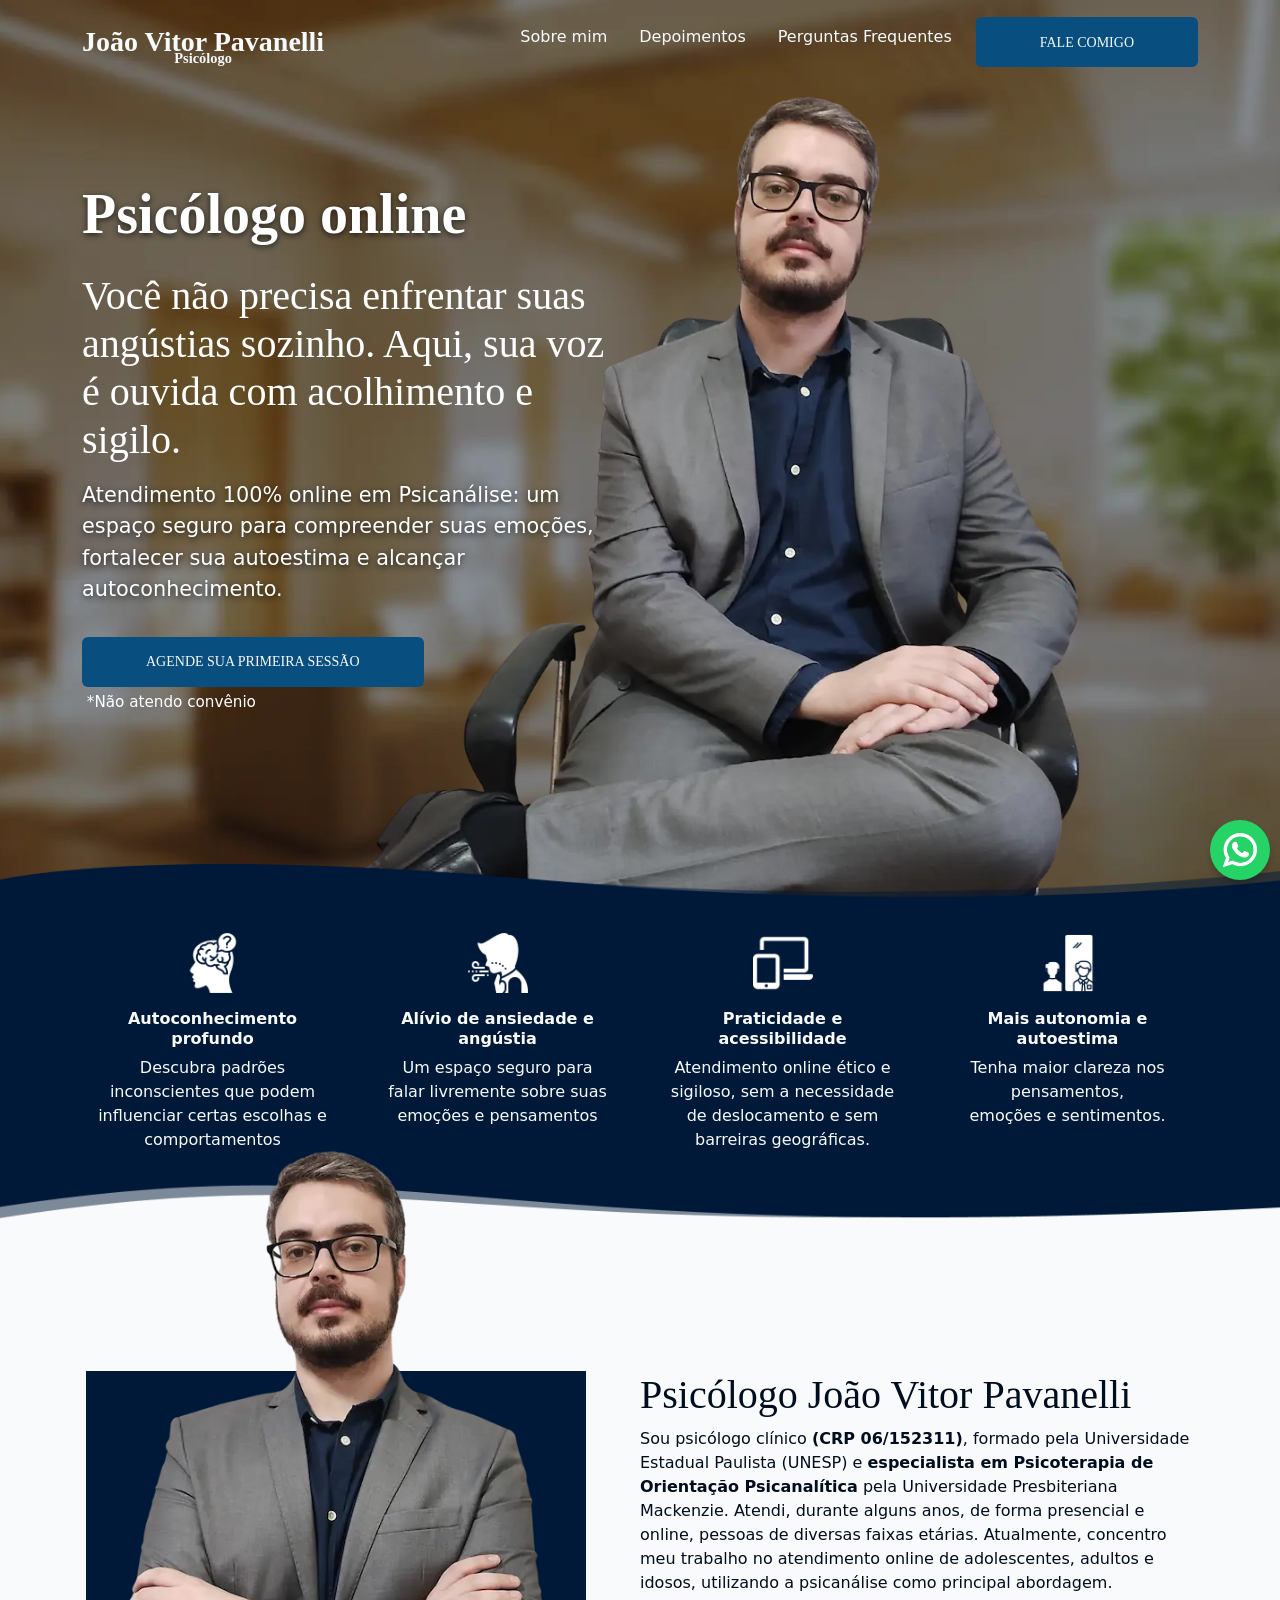
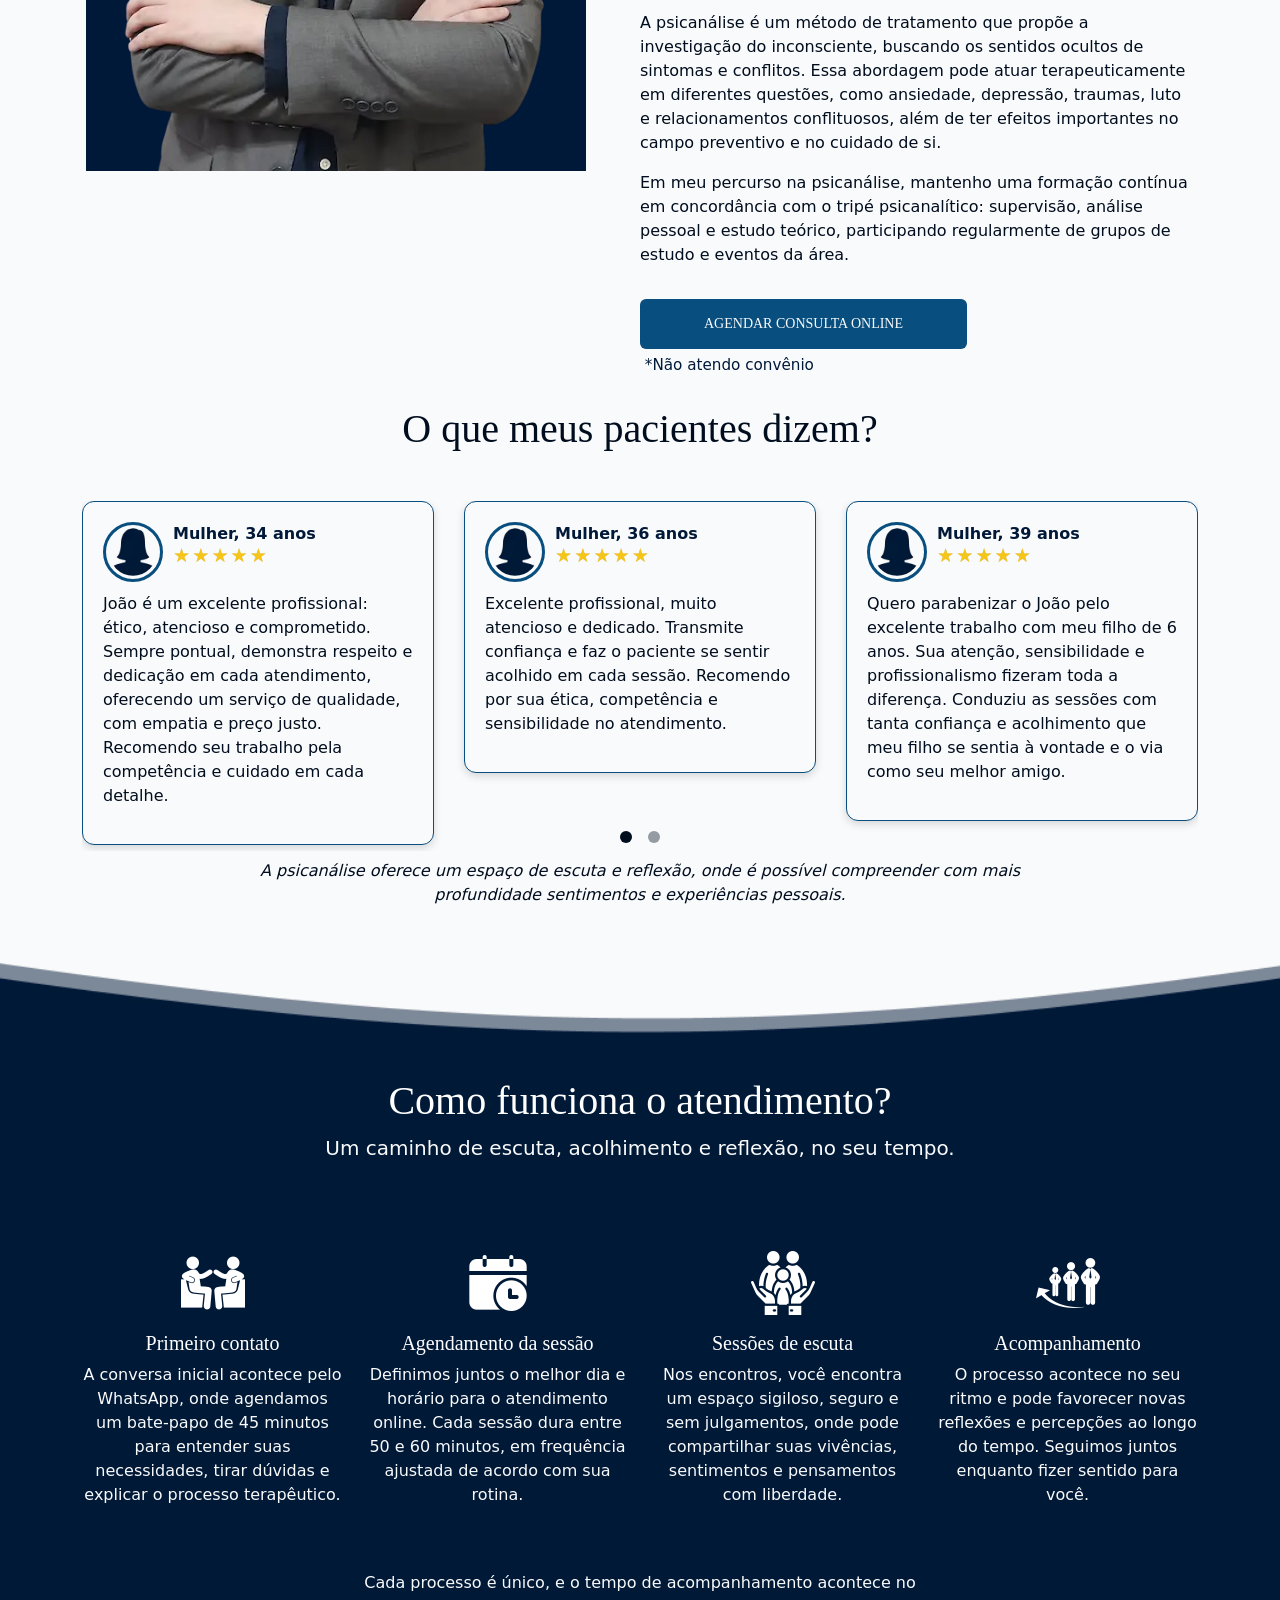
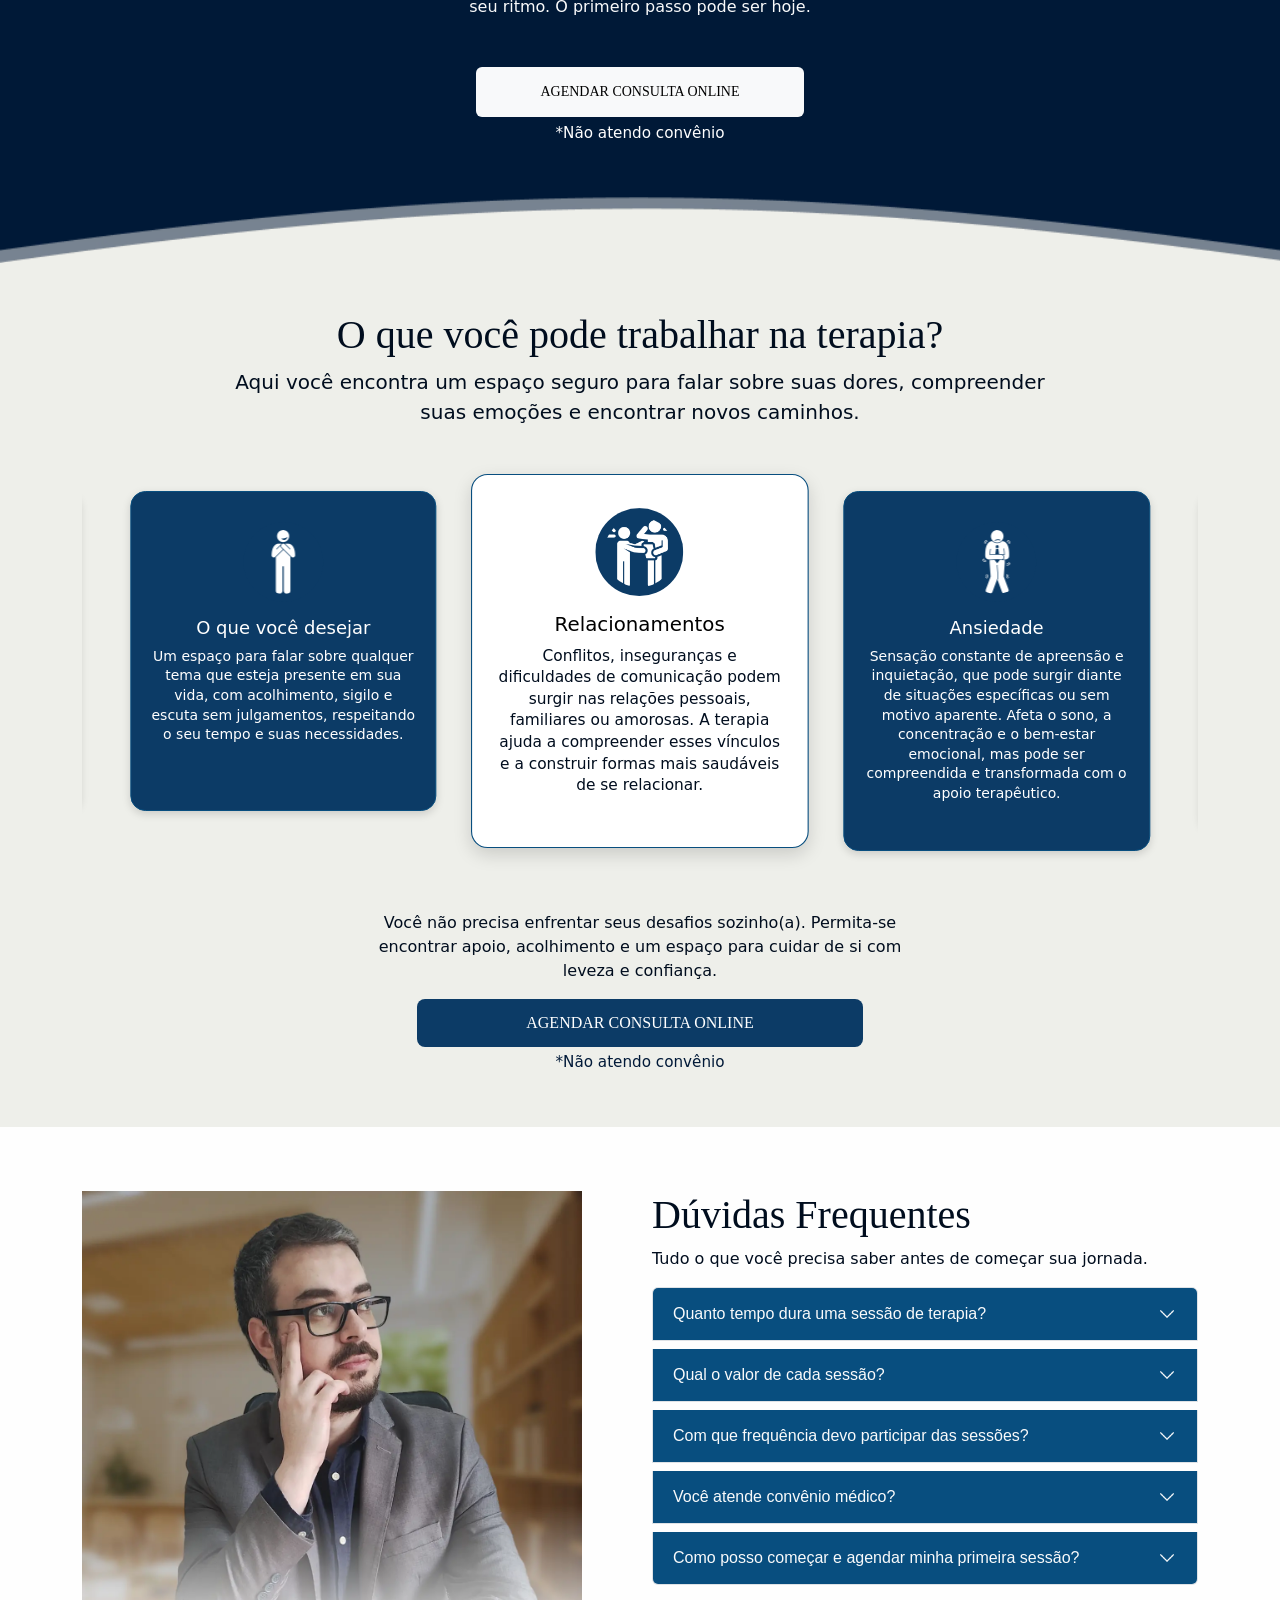
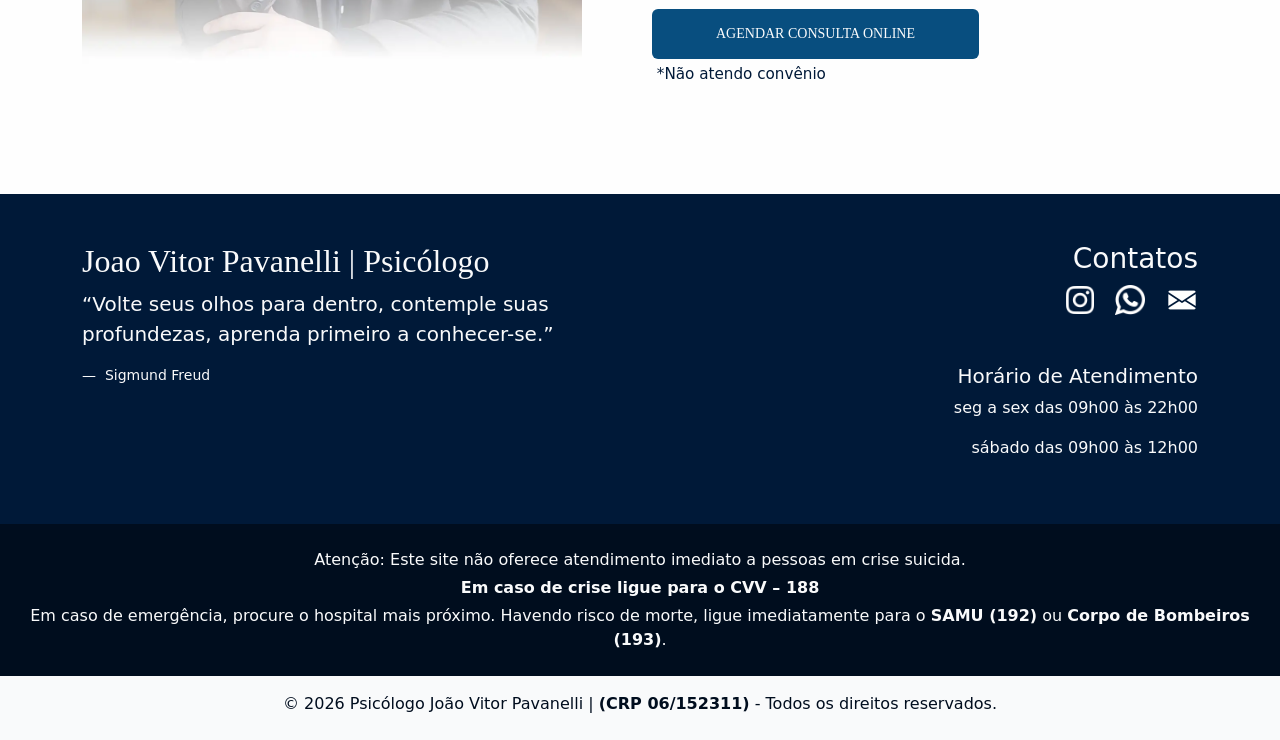
<file: index.html>
<!DOCTYPE html>
<html lang="pt-Br">
  <head>
    <meta charset="UTF-8" />
    <meta name="viewport" content="width=device-width, initial-scale=1.0" />
    <meta
      name="description"
      content="Psicólogo e psicanalista online. Acolhimento ético no cuidado de ansiedade, depressão, traumas e relacionamentos."
    />

    <!-- Dominio Meta Tag -->
    <meta name="facebook-domain-verification" content="a21fxly5d17x70ec0ns6bh85pftva7" />
    
    <title>João Vitor Pavanelli | Psicólogo online</title>

    <!-- Antecipar conexão -->
    <link rel="preconnect" href="https://fonts.googleapis.com" crossorigin />
    <link rel="preconnect" href="https://fonts.gstatic.com" crossorigin />

    <!-- Carregar fontes -->
    <!-- <link
      href="https://fonts.googleapis.com/css2?family=Abhaya+Libre:wght@400;500;600;700;800&family=Inter:wght@400;500;600;700;800&family=Unbounded:wght@200..900&display=swap"
      rel="stylesheet"
    /> -->
    <link
      rel="preload"
      as="image"
      href="./assets/images/foto-banner01.webp"
      type="image/webp"
      imagesrcset="
    ./assets/images/foto-banner01-480.webp   480w,
    ./assets/images/foto-banner01-768.webp   768w,
    ./assets/images/foto-banner01-1200.webp  1200w,
    ./assets/images/foto-banner01-1600.webp  1600w
  "
      imagesizes="(max-width: 576px) 90vw,
              (max-width: 1200px) 50vw,
              600px"
    />

    <style>
      body{background:#eeefea!important;font-family:Inter,sans-serif;font-weight:500}h1,h2{font-family:"Times New Roman",Times,serif;font-weight:600}.banner{min-height:100vh;background:url("./assets/images/Bannar01-02.webp") center center/cover no-repeat;position:relative;overflow:hidden}.banner h1{font-size:3.5rem}.banner h2{font-size:2.5rem}.banner p{font-size:1.3rem}.img-banner{position:absolute;bottom:-80px;right:8%;max-height:105vh;width:auto}@media (max-width:1024px){.banner{padding:3rem 0;height:auto;background:url("./assets/images/Bannar03.webp") center center/cover no-repeat}.img-banner{position:relative;display:block;bottom:0;width:100%;right:0}.banner h1{font-size:2.5rem}.banner h2{font-size:1.7rem}.banner p{font-size:.9rem}}.banner h1,.banner p{color:#fff;text-shadow:0 2px 6px rgba(0,0,0,.7)}
    </style>

    <link
      href="https://cdn.jsdelivr.net/npm/bootstrap@5.3.2/dist/css/bootstrap.min.css"
      rel="stylesheet"
    />
    <link
      rel="stylesheet"
      href="https://cdn.jsdelivr.net/npm/swiper@10/swiper-bundle.min.css"
    />
    <link rel="stylesheet" href="style.min.css" />
    <!-- Google Tag Manager -->
    <script>
if ('requestIdleCallback' in window) {
  requestIdleCallback(function() {
    (function(w,d,s,l,i){
      w[l]=w[l]||[];
      w[l].push({'gtm.start': new Date().getTime(), event:'gtm.js'});
      var f=d.getElementsByTagName(s)[0],
          j=d.createElement(s), dl = l!='dataLayer'?'&l='+l:'';
      j.async = true;
      j.src = 'https://www.googletagmanager.com/gtm.js?id=' + i + dl;
      f.parentNode.insertBefore(j, f);
    })(window, document, 'script', 'dataLayer', 'GTM-K3TBDRQD');
  });
} else {
  window.addEventListener('load', function() {
    (function(w,d,s,l,i){
      w[l]=w[l]||[];
      w[l].push({'gtm.start': new Date().getTime(), event:'gtm.js'});
      var f=d.getElementsByTagName(s)[0],
          j=d.createElement(s), dl = l!='dataLayer'?'&l='+l:'';
      j.async = true;
      j.src = 'https://www.googletagmanager.com/gtm.js?id=' + i + dl;
      f.parentNode.insertBefore(j, f);
    })(window, document, 'script', 'dataLayer', 'GTM-K3TBDRQD');
  });
}
</script>
    <!-- End Google Tag Manager -->
  </head>
  <body>
    <!-- Google Tag Manager (noscript) -->
    <noscript><iframe src="https://www.googletagmanager.com/ns.html?id=GTM-K3TBDRQD"
    height="0" width="0" style="display:none;visibility:hidden"></iframe></noscript>
    <!-- End Google Tag Manager (noscript) -->
    <header>
      <nav
        class="navbar navbar-expand-lg fixed-top navbar-light navbar-custom py-3"
      >
        <div class="container">
          <a class="navbar-brand fw-bold fs-3" href="#">
            João Vitor Pavanelli
            <p>Psicólogo</p>
          </a>
          <button
            class="navbar-toggler"
            type="button"
            data-bs-toggle="collapse"
            data-bs-target="#navbarNav"
            aria-label="Abrir Menu"
          >
            <span class="navbar-toggler-icon"></span>
          </button>
          <div class="collapse navbar-collapse" id="navbarNav">
            <ul class="navbar-nav ms-auto gap-3">
              <li class="nav-item">
                <a class="nav-link" href="#sobre">Sobre mim</a>
              </li>
              <li class="nav-item">
                <a class="nav-link" href="#depoimentos">Depoimentos</a>
              </li>
              <li class="nav-item">
                <a class="nav-link" href="#duvidas">Perguntas Frequentes</a>
              </li>
              <li class="nav-item">
                <a
                  class="btn btn-primary btn-shine"
                  href="https://api.whatsapp.com/send/?phone=5511988210994&text&type=phone_number&app_absent=0"
                  target="_blank"
                  >Fale Comigo</a
                >
              </li>
            </ul>
          </div>
        </div>
      </nav>
    </header>
    <div class="overlay"></div>
    <main>
      <section class="banner d-flex align-items-center">
        <div class="container py-5">
          <div class="row flex-column-reverse flex-lg-row">
            <!-- Texto -->
            <div class="col-12 col-lg-6 text-white text-center text-lg-start">
               <h1 class="fw-bold mb-4 text-">Psicólogo online</h1> 
              <h2 class="lead mb-3">
                Você não precisa enfrentar suas angústias sozinho. Aqui, sua voz é ouvida com acolhimento e sigilo.
              </h2>
              <p>
                Atendimento 100% online em Psicanálise: um espaço seguro para compreender suas emoções, fortalecer sua autoestima e alcançar autoconhecimento.
              </p>
              <div class="text-center text-lg-start">
                <a
                  href="https://api.whatsapp.com/send/?phone=5511988210994&text&type=phone_number&app_absent=0"
                  target="_blank"
                  class="btn btn-primary btn-lg mt-3 btn-shine"
                  >Agende sua Primeira sessão</a
                >
                <span class="nao-aceito-convenio text-white"
                  >*Não atendo convênio</span
                >
              </div>
            </div>
            <div class="col-12 col-lg-6 text-center bg-img-banner">
              <picture>
                <!-- Imagem exibida SOMENTE em telas até 1024px -->
                <source
                  srcset="./assets/images/foto-banner02.webp"
                  media="(max-width: 1024px)"
                  type="image/webp"
                />

                <!-- Imagens padrão para telas maiores -->
                <source
                  srcset="
                    ./assets/images/foto-banner01-480.webp   480w,
                    ./assets/images/foto-banner01-768.webp   768w,
                    ./assets/images/foto-banner01-1200.webp 1200w
                  "
                  type="image/webp"
                />

                <!-- Fallback -->
                <img
                  src="./assets/images/foto-banner01.webp"
                  alt="Psicólogo especialista"
                  class="img-banner"
                  decoding="async"
                  fetchpriority="high"
                />
              </picture>
          </div>
          </div>
        </div>
      </section>
      <section class="beneficios">
        <div class="container">
          <div class="row text-center align-content-center">
            <article class="col-12 col-sm-6 col-lg-3">
              <div class="beneficio-item p-3">
                <div class="mb-3">
                  <img
                    src="./assets/icons/duvidoso.webp"
                    alt="Ícone de autoconhecimento"
                    class="img-fluid"
                    width="60"
                    height="60"
                    loading="lazy"
                  />
                </div>
                <h3 class="h6 fw-bold beneficio-titulo">
                  Autoconhecimento profundo
                </h3>
                <p class="mb-0 beneficio-texto">
                  Descubra padrões inconscientes que podem influenciar certas
                  escolhas e comportamentos
                </p>
              </div>
            </article>

            <article class="col-12 col-sm-6 col-lg-3">
              <div class="beneficio-item p-3">
                <div class="mb-3">
                  <img
                    src="./assets/icons/respiracao.webp"
                    alt="Ícone de alívio da ansiedade"
                    class="img-fluid"
                    width="60"
                    height="60"
                    loading="lazy"
                  />
                </div>
                <h3 class="h6 fw-bold beneficio-titulo">
                  Alívio de ansiedade e angústia
                </h3>
                <p class="mb-0 beneficio-texto">
                  Um espaço seguro para falar livremente sobre suas emoções e
                  pensamentos
                </p>
              </div>
            </article>

            <article class="col-12 col-sm-6 col-lg-3">
              <div class="beneficio-item p-3">
                <div class="mb-3">
                  <img
                    src="./assets/icons/tablet-e-laptop.webp"
                    alt="Ícone de dispositivos"
                    class="img-fluid"
                    width="60"
                    height="60"
                    loading="lazy"
                  />
                </div>
                <h3 class="h6 fw-bold beneficio-titulo">
                  Praticidade e acessibilidade
                </h3>
                <p class="mb-0 beneficio-texto">
                  Atendimento online ético e sigiloso, sem a necessidade de
                  deslocamento e sem barreiras geográficas.
                </p>
              </div>
            </article>

            <article class="col-12 col-sm-6 col-lg-3">
              <div class="beneficio-item p-3">
                <div class="mb-3">
                  <img
                    src="./assets/icons/autoestima.webp"
                    alt="Ícone de autoestima"
                    class="img-fluid"
                    width="60"
                    height="60"
                    loading="lazy"
                  />
                </div>
                <h3 class="h6 fw-bold beneficio-titulo">
                  Mais autonomia e autoestima
                </h3>
                <p class="mb-0 beneficio-texto">
                  Tenha maior clareza nos pensamentos, emoções e sentimentos.
                </p>
              </div>
            </article>
          </div>
        </div>
      </section>

      <section class="sobre" id="sobre">
        <div class="container pt-2 pb-5 pt-md-5 pb-md-0 pt-xl-5">
          <div class="sobre-bg"></div>
          <div
            class="row justify-content-center justify-content-xl-between p-3"
          >
            <!-- Coluna da imagem -->
            <div
              class="col-12 col-md-10 col-xl-6 mb-4 mb-lg-0 text-center bg-img"
            >
              <picture>
                <!-- Versões em WebP -->
                <source
                  srcset="
                    ./assets/images/quemsou01-480.webp   480w,
                    ./assets/images/quemsou01-768.webp   768w,
                    ./assets/images/quemsou01-1200.webp 1200w
                  "
                  sizes="(max-width: 576px) 90vw,
           (max-width: 1200px) 50vw,
           430px"
                  type="image/webp"
                />
                <!-- Fallback final -->
                <img
                  src="./assets/images/quemsou01-768.png"
                  alt="Psicólogo João Victor"
                  class="img-fluid"
                  width="430"
                  height="auto"
                  loading="lazy"
                />
              </picture>
            </div>

            <!-- Coluna do conteúdo -->
            <div
              class="col-12 col-md-10 col-xl-6 text-center text-xl-start p-0"
            >
              <h1>Psicólogo João Vitor Pavanelli</h1>
              <p>
                Sou psicólogo clínico <strong>(CRP 06/152311)</strong>, formado pela Universidade Estadual Paulista (UNESP) e <strong>especialista em Psicoterapia de Orientação Psicanalítica</strong> pela Universidade Presbiteriana Mackenzie. Atendi, durante alguns anos, de forma presencial e online, pessoas de diversas faixas etárias. Atualmente, concentro meu trabalho no atendimento online de adolescentes, adultos e idosos, utilizando a psicanálise como principal abordagem.

              </p>
              <p>
                A psicanálise é um método de tratamento que propõe a investigação do inconsciente, buscando os sentidos ocultos de sintomas e conflitos. Essa abordagem pode atuar terapeuticamente em diferentes questões, como ansiedade, depressão, traumas, luto e relacionamentos conflituosos, além de ter efeitos importantes no campo preventivo e no cuidado de si.

              </p>
              <p>
               Em meu percurso na psicanálise, mantenho uma formação contínua em concordância com o tripé psicanalítico: supervisão, análise pessoal e estudo teórico, participando regularmente de grupos de estudo e eventos da área.
              </p>

              <div class="text-center text-xl-start">
                <a
                  href="https://api.whatsapp.com/send/?phone=5511988210994&text&type=phone_number&app_absent=0"
                  target="_blank"
                  class="btn btn-primary mt-3 btn-shine"
                  >Agendar consulta online</a
                >
                <span class="nao-aceito-convenio">*Não atendo convênio</span>
              </div>
            </div>
          </div>
        </div>
        <div class="container py-2" id="depoimentos">
          <h1 class="text-center mb-5">O que meus pacientes dizem?</h1>
          <div class="swiper mySwiper">
            <div class="swiper-wrapper">
              <!-- Slide 1 -->
              <div class="swiper-slide">
                <div class="person-info">
                   <img src="./assets/icons/mulher.webp" alt="Mulher Anônima" loading="lazy" height="60" width="60"/>
                  <div class="d-flex flex-column">
                    <span class="person-name">Mulher, 34 anos</span>
                    <div class="stars" data-rating="5"></div>
                  </div>
                </div>
                <p>
                  João é um excelente profissional: ético, atencioso e comprometido. Sempre pontual, demonstra respeito e dedicação em cada atendimento, oferecendo um serviço de qualidade, com empatia e preço justo. Recomendo seu trabalho pela competência e cuidado em cada detalhe.
                </p>
              </div>
              <!-- Slide 2 -->
              <div class="swiper-slide">
                <div class="person-info">
                   <img src="./assets/icons/mulher.webp" alt="Mulher Anônima" loading="lazy" height="60" width="60"/>
                  <div class="d-flex flex-column">
                    <span class="person-name">Mulher, 36 anos</span>
                    <div class="stars" data-rating="5"></div>
                  </div>
                </div>
                 <p >
                  Excelente profissional, muito atencioso e dedicado. Transmite confiança e faz o paciente se sentir acolhido em cada sessão. Recomendo por sua ética, competência e sensibilidade no atendimento.
                </p>
              </div>

              <!-- Slide 3 -->
              <div class="swiper-slide">
                <div class="person-info">
                  <img src="./assets/icons/mulher.webp" alt="Mulher Anônima" loading="lazy" height="60" width="60"/>
                   <div class="d-flex flex-column">
                    <span class="person-name">Mulher, 39 anos</span>
                    <div class="stars" data-rating="5"></div>
                  </div>
                </div>
                <p>
                 Quero parabenizar o João pelo excelente trabalho com meu filho de 6 anos. Sua atenção, sensibilidade e profissionalismo fizeram toda a diferença. Conduziu as sessões com tanta confiança e acolhimento que meu filho se sentia à vontade e o via como seu melhor amigo.
                </p>
              </div>
              <!-- Slide 4 -->
              <div class="swiper-slide">
                <div class="person-info">
                  <img src="./assets/icons/homem.webp" alt="Mulher Anônima" loading="lazy" height="60" width="60"/>
                   <div class="d-flex flex-column">
                    <span class="person-name">Homem, 32 anos</span>
                    <div class="stars" data-rating="5"></div>
                  </div>
                </div>
                <p>
                  Melhor terapeuta que já me atendeu! Excelente profissional, muito humano e acolhedor. Não sei como teria sido minha vida nos últimos anos sem as sessões com o João.
                </p>
              </div>

            </div>
            
            <!-- Paginação -->
            <div class="swiper-pagination"></div>
          </div>
          <div class="mt-2 text-center">
            <p class="text-center w-75 mx-auto frase-depoimento" ><em>A psicanálise oferece um espaço de escuta e reflexão, onde é possível compreender com mais profundidade sentimentos e experiências pessoais.</em></p>
          </div>
         
        </div>
      </section>

      <section class="funcionamento py-5 text-white">
        <div class="container text-center">
          <!-- Título da seção -->
          <header class="mb-5">
            <h1 class="text-white">Como funciona o atendimento?</h1>
            <p class="fs-5 mx-auto">
              Um caminho de escuta, acolhimento e reflexão, no seu tempo.
            </p>
          </header>

          <!-- Etapas -->
          <div class="row d-flex flex-wrap justify-content-center g-4 mt-5">
            <div
              class="col-12 col-sm-6 col-lg-3 d-flex flex-column align-items-center hover-grow"
            >
              <div class="my-3">
                <img
                  src="./assets/icons/encontro.webp"
                  alt="Ícone pessoas"
                  class="img-fluid"
                  width="64"
                  height="64"
                  loading="lazy"
                />
              </div>
              <h1 class="text-white fs-5">Primeiro contato</h1>
              <p class="mx-auto">
                A conversa inicial acontece pelo WhatsApp, onde agendamos um bate-papo de 45 minutos para entender suas necessidades, tirar dúvidas e explicar o processo terapêutico.
              </p>
            </div>

            <div
              class="col-12 col-sm-6 col-lg-3 d-flex flex-column align-items-center hover-grow"
            >
              <div class="my-3">
                <img
                  src="./assets/icons/agendar.webp"
                  alt="Ícone de Calendário"
                  class="img-fluid"
                  width="64"
                  height="64"
                  loading="lazy"
                />
              </div>
              <h1 class="text-white fs-5">Agendamento da sessão</h1>
              <p class="mx-auto">
                Definimos juntos o melhor dia e horário para o atendimento
                online. Cada sessão dura entre 50 e 60 minutos, em frequência
                ajustada de acordo com sua rotina.
              </p>
            </div>

            <div
              class="col-12 col-sm-6 col-lg-3 d-flex flex-column align-items-center hover-grow"
            >
              <div class="my-3">
                <img
                  src="./assets/icons/assistencia-social.webp"
                  alt="Ícone de Acolhimento"
                  class="img-fluid"
                  width="64"
                  height="64"
                  loading="lazy"
                />
              </div>
              <h1 class="text-white fs-5">Sessões de escuta</h1>
              <p class="mx-auto">
                Nos encontros, você encontra um espaço sigiloso, seguro e sem
                julgamentos, onde pode compartilhar suas vivências, sentimentos
                e pensamentos com liberdade.
              </p>
            </div>
            <div
              class="col-12 col-sm-6 col-lg-3 d-flex flex-column align-items-center hover-grow"
            >
              <div class="my-3">
                <img
                  src="./assets/icons/perspectiva.webp"
                  alt="Ícone de Evolução"
                  class="img-fluid"
                  width="64"
                  height="64"
                  loading="lazy"
                />
              </div>
              <h1 class="text-white fs-5">Acompanhamento</h1>
              <p class="mx-auto">
                O processo acontece no seu ritmo e pode favorecer novas
                reflexões e percepções ao longo do tempo. Seguimos juntos
                enquanto fizer sentido para você.
              </p>
            </div>
          </div>
          <p class="w-50 mx-auto my-5">
            Cada processo é único, e o tempo de acompanhamento acontece no seu ritmo. O primeiro passo pode ser hoje.
          </p>
          <!-- CTA -->
          <div class="mt-2">
            <a
              href="https://api.whatsapp.com/send/?phone=5511988210994&text&type=phone_number&app_absent=0"
              class="btn btn-light"
              target="_blank"
            >
              Agendar consulta online
            </a>
            <span class="nao-aceito-convenio text-white"
              >*Não atendo convênio</span
            >
          </div>
        </div>
      </section>

      <section class="trabalhar">
        <div class="container py-5">
          <h1 class="text-center">O que você pode trabalhar na terapia?</h1>
          <p class="fs-5 w-75 mx-auto text-center">
            Aqui você encontra um espaço seguro para falar sobre suas dores,
            compreender suas emoções e encontrar novos caminhos.
          </p>

          <div class="swiper swiper-terapia">
            <div class="swiper-wrapper">
              <!-- Slide 1 -->
              <div class="swiper-slide">
                <div class="trabalhar-icon">
                  <img
                    src="./assets/icons/conversando.webp"
                    alt="icone"
                    width="80"
                    height="80"
                    loading="lazy"
                    class="img-fluid"
                  />
                </div>
                <h3>Relacionamentos</h3>
                <p>
                  Conflitos, inseguranças e dificuldades de comunicação podem surgir nas relações pessoais, familiares ou amorosas. A terapia ajuda a compreender esses vínculos e a construir formas mais saudáveis de se relacionar.
                </p>
              </div>

              <!-- Slide 2 -->
              <div class="swiper-slide">
                <img
                  src="./assets/icons/ansiedade.webp"
                  alt="icone"
                  width="80"
                  height="80"
                  loading="lazy"
                  class="img-fluid"
                />
                <h3>Ansiedade</h3>
                <p>
                 Sensação constante de apreensão e inquietação, que pode surgir diante de situações específicas ou sem motivo aparente. Afeta o sono, a concentração e o bem-estar emocional, mas pode ser compreendida e transformada com o apoio terapêutico.
                </p>
              </div>

              <!-- Slide 3 -->
              <div class="swiper-slide">
                <img
                  src="./assets/icons/depressivo.webp"
                  alt="icone"
                  width="80"
                  height="80"
                  loading="lazy "
                  class="img-fluid"
                />
                <h3>Depressão</h3>
                <p>
                  Tristeza profunda e perda de interesse nas atividades do dia a dia, acompanhadas por cansaço, culpa e isolamento. O acompanhamento terapêutico pode auxiliar na compreensão e enfrentamento desse sofrimento.
                </p>
              </div>

              <!-- Slide 4 -->
              <div class="swiper-slide">
                <img
                  src="./assets/icons/baixo.webp"
                  alt="icone"
                  width="80"
                  height="80"
                  loading="lazy"
                  class="img-fluid"
                />
                <h3>Baixa autoestima</h3>
                <p>Percepções negativas sobre si mesmo que geram insegurança e autocrítica. A terapia oferece um espaço para compreender essas experiências e fortalecer a relação consigo mesmo.</p>
              </div>
              <!-- Slide 3 -->
              <div class="swiper-slide">
                <img
                  src="./assets/icons/desafio.webp"
                  alt="icone"
                  width="80"
                  height="80"
                  loading="lazy"
                  class="img-fluid"
                />
                <h3>Momentos desafiadores</h3>
                <p>
                  Situações de mudança, perda ou incerteza que despertam medo e insegurança. A terapia possibilita refletir sobre esses momentos e desenvolver recursos emocionais para enfrentá-los.
                </p>
              </div>

              <div class="swiper-slide">
                <img
                  src="./assets/icons/desejar.webp"
                  alt="icone"
                  width="80"
                  height="80"
                  loading="lazy"
                  class="img-fluid"
                />
                <h3>O que você desejar</h3>
                <p>
                  Um espaço para falar sobre qualquer tema que esteja presente em sua vida, com acolhimento, sigilo e escuta sem julgamentos, respeitando o seu tempo e suas necessidades.
                </p>
              </div>
            </div>
          </div>

          <p class="w-50 mx-auto text-center">
            Você não precisa enfrentar seus desafios sozinho(a). Permita-se
            encontrar apoio, acolhimento e um espaço para cuidar de si com
            leveza e confiança.
          </p>

          <div class="text-center">
            <a
              href="https://api.whatsapp.com/send/?phone=5511988210994&text&type=phone_number&app_absent=0"
              target="_blank"
              class="btn cta-button mx-auto btn-shine"
              >Agendar consulta online</a
            >
            <span class="nao-aceito-convenio">*Não atendo convênio</span>
          </div>
        </div>
      </section>

      <section class="duvidas position-relative" id="duvidas">
        <div class="container">
          <div class="row text-center text-lg-start">
            <div class="col-12 col-lg-6">
              <picture>
                <source srcset="./assets/images/Fac03.webp" type="image/webp" />
                <img
                  src="./assets/images/Fac03.webp"
                  alt="Psicólogo João Victor"
                  class="img-fluid"
                  width="500"
                  loading="lazy"
                />
              </picture>
            </div>
            <div class="col-12 col-lg-6">
              <h1>Dúvidas Frequentes</h1>
              <p>Tudo o que você precisa saber antes de começar sua jornada.</p>
              <div class="accordion" id="faqAccordion">
                <div class="accordion-item">
                  <h2 class="accordion-header" id="headingOne">
                    <button
                      class="accordion-button collapsed"
                      type="button"
                      data-bs-toggle="collapse"
                      data-bs-target="#collapseOne"
                      aria-expanded="false"
                      aria-controls="collapseOne"
                    >
                      Quanto tempo dura uma sessão de terapia?
                    </button>
                  </h2>
                  <div
                    id="collapseOne"
                    class="accordion-collapse collapse"
                    aria-labelledby="headingOne"
                    data-bs-parent="#faqAccordion"
                  >
                    <div class="accordion-body">
                      Cada sessão geralmente dura entre 50 e 60 minutos.
                    </div>
                  </div>
                </div>

                <div class="accordion-item">
                  <h2 class="accordion-header" id="headingTwo">
                    <button
                      class="accordion-button collapsed"
                      type="button"
                      data-bs-toggle="collapse"
                      data-bs-target="#collapseTwo"
                      aria-expanded="false"
                      aria-controls="collapseTwo"
                    >
                      Qual o valor de cada sessão?
                    </button>
                  </h2>
                  <div
                    id="collapseTwo"
                    class="accordion-collapse collapse"
                    aria-labelledby="headingTwo"
                    data-bs-parent="#faqAccordion"
                  >
                    <div class="accordion-body">
                      Conversamos e acordamos sobre valores no primeiro contato,
                      onde combinaremos também a forma de pagamento.
                    </div>
                  </div>
                </div>

                <div class="accordion-item">
                  <h2 class="accordion-header" id="headingThree">
                    <button
                      class="accordion-button collapsed"
                      type="button"
                      data-bs-toggle="collapse"
                      data-bs-target="#collapseThree"
                      aria-expanded="false"
                      aria-controls="collapseThree"
                    >
                      Com que frequência devo participar das sessões?
                    </button>
                  </h2>
                  <div
                    id="collapseThree"
                    class="accordion-collapse collapse"
                    aria-labelledby="headingThree"
                    data-bs-parent="#faqAccordion"
                  >
                    <div class="accordion-body">
                      Normalmente uma vez por semana, mas podemos avaliar juntos
                      sua necessidade.
                    </div>
                  </div>
                </div>

                <div class="accordion-item">
                  <h2 class="accordion-header" id="headingFour">
                    <button
                      class="accordion-button collapsed"
                      type="button"
                      data-bs-toggle="collapse"
                      data-bs-target="#collapseFour"
                      aria-expanded="false"
                      aria-controls="collapseFour"
                    >
                      Você atende convênio médico?
                    </button>
                  </h2>
                  <div
                    id="collapseFour"
                    class="accordion-collapse collapse"
                    aria-labelledby="headingFour"
                    data-bs-parent="#faqAccordion"
                  >
                    <div class="accordion-body">Não atendo convênios.</div>
                  </div>
                </div>

                <div class="accordion-item">
                  <h2 class="accordion-header" id="headingFive">
                    <button
                      class="accordion-button collapsed"
                      type="button"
                      data-bs-toggle="collapse"
                      data-bs-target="#collapseFive"
                      aria-expanded="false"
                      aria-controls="collapseFive"
                    >
                      Como posso começar e agendar minha primeira sessão?
                    </button>
                  </h2>
                  <div
                    id="collapseFive"
                    class="accordion-collapse collapse"
                    aria-labelledby="headingFive"
                    data-bs-parent="#faqAccordion"
                  >
                    <div class="accordion-body">
                      Você pode entrar em contato agora mesmo pelo Whats app
                      para agendar a primeira sessão.
                    </div>
                  </div>
                </div>
              </div>

              <div class="text-center text-lg-start">
                <a
                  href="https://api.whatsapp.com/send/?phone=5511988210994&text&type=phone_number&app_absent=0"
                  target="_blank"
                  class="btn btn-primary mt-3 mx-auto btn-shine"
                  >Agendar consulta online</a
                >
                <span class="nao-aceito-convenio">*Não atendo convênio</span>
              </div>
            </div>
          </div>
        </div>
      </section>
      <a
        href="https://api.whatsapp.com/send/?phone=5511988210994&text&type=phone_number&app_absent=0"
        target="_blank"
        class="whatsapp-button"
        aria-label="Botao WhatsApp"
      >
        <img src="./assets/icons/whatsapp.webp" alt="" height="34" width="34">
      </a>
    </main>

    <footer>
      <div class="footer-header py-5">
        <div class="container">
          <div class="row">
            <div class="col-12 col-lg-6 text-center text-lg-start">
              <h2>Joao Vitor Pavanelli | Psicólogo</h2>
              <figure
                class="text-center text-lg-start w-100 w-xl-50 mx-auto mx-xl-0"
              >
                <blockquote class="blockquote">
                  <p>
                    “Volte seus olhos para dentro, contemple suas profundezas, aprenda primeiro a conhecer-se.”
                  </p>
                </blockquote>
                <figcaption class="blockquote-footer text-light mt-2">
                  Sigmund Freud
                </figcaption>
              </figure>
            </div>
            <div class="col-12 col-lg-6 text-lg-end text-center">
              <div>
                <h3>Contatos</h3>
              <a
                href="https://www.instagram.com/psi.joaovitorpavanelli"
                class="me-3"
                aria-label="Instagram"
                target="_blank"
              >
                 <img src="./assets/icons/instagram.webp" width="28" height="28" loading="lazy" alt="instagram">
              </a>
              <a
                href="https://api.whatsapp.com/send/?phone=5511988210994&text&type=phone_number&app_absent=0"
                class="me-3"
                aria-label="WhatsApp"
                target="_blank"
              >
                <img src="./assets/icons/whatsapp.webp" width="30" height="30" loading="lazy" alt="whatsapp">
              </a>
              </a>
              <a href="mailto:psijoaovitorribeiro@gmail.com" aria-label="Enviar e-mail">
                <img src="./assets/icons/envelope.webp" width="32" height="32" loading="lazy" alt="Enviar e-mail">
              </a>
              </div>
              <div class="mt-5">
                <h3 class="fs-5">Horário de Atendimento</h3>
                <p>seg a sex das 09h00 às 22h00</p>
                <p>sábado das 09h00 às 12h00</p>
              </div>
            </div>
          </div>
        </div>
      </div>

      <div class="footer-main text-center py-4 px-3">
        <p class="mb-1 small">
          Atenção: Este site não oferece atendimento imediato a pessoas em crise
          suicida.
        </p>
        <p class="fw-bold mb-1 fs-6">
          Em caso de crise ligue para o
          <a
            href="https://cvv.org.br/"
            target="_blank"
            rel="noopener noreferrer"
            class="text-decoration-none"
            >CVV – 188</a
          >
        </p>
        <p class="mb-0 small ">
          Em caso de emergência, procure o hospital mais próximo. Havendo risco
          de morte, ligue imediatamente para o
          <strong>SAMU (192)</strong> ou
          <strong>Corpo de Bombeiros (193)</strong>.
        </p>
      </div>

      <div class="footer-rodape py-3">
        <div class="container">
          <div class="row align-items-center">
            <div class="col-12 text-center">
              <p class="mb-2">
                © <span id="ano"></span> Psicólogo João Vitor Pavanelli |  <strong>(CRP 06/152311)</strong> - Todos os direitos
                reservados.
              </p>
            </div>
          </div>
        </div>
      </div>
    </footer>

    <script
      src="https://cdn.jsdelivr.net/npm/bootstrap@5.3.2/dist/js/bootstrap.bundle.min.js"
      defer
    ></script>
    <script
      src="https://cdn.jsdelivr.net/npm/swiper@10/swiper-bundle.min.js"
      defer
    ></script>
    <script src="./script.js" defer></script>
  </body>
</html>
</file>
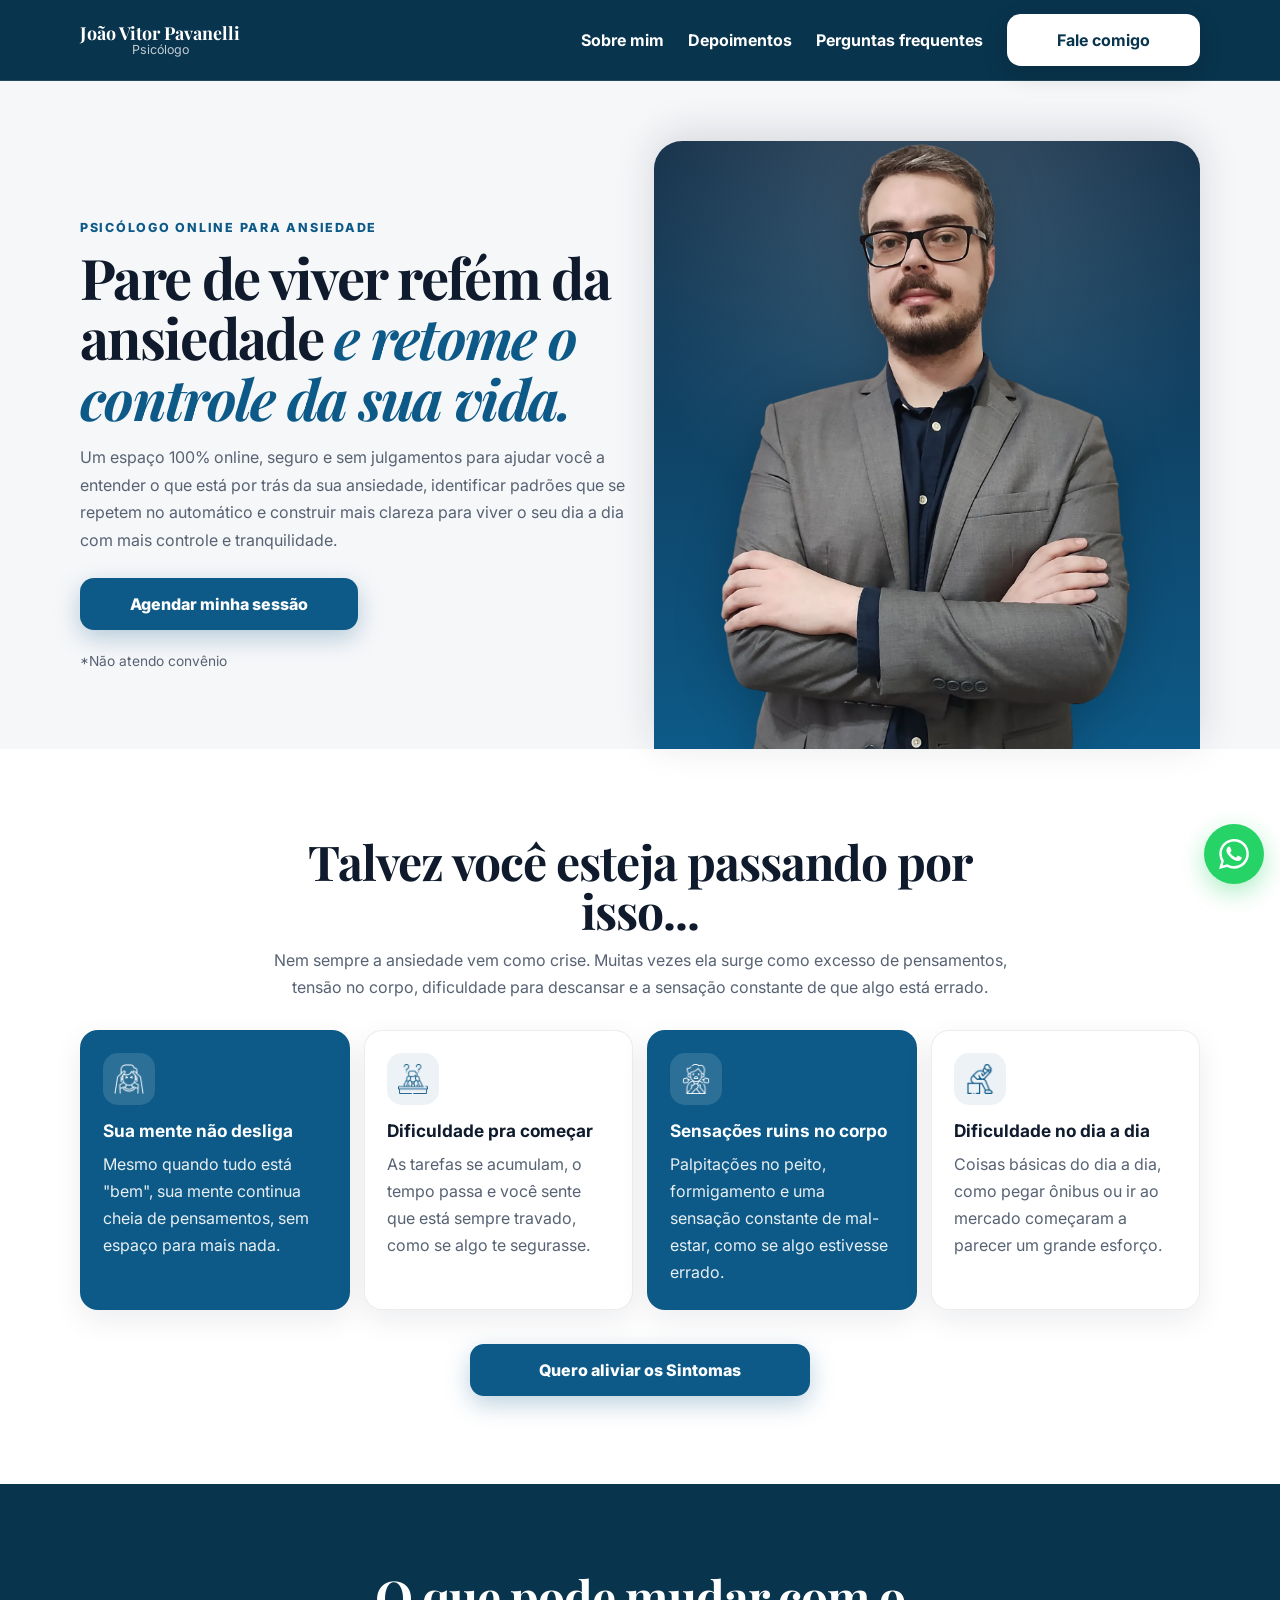
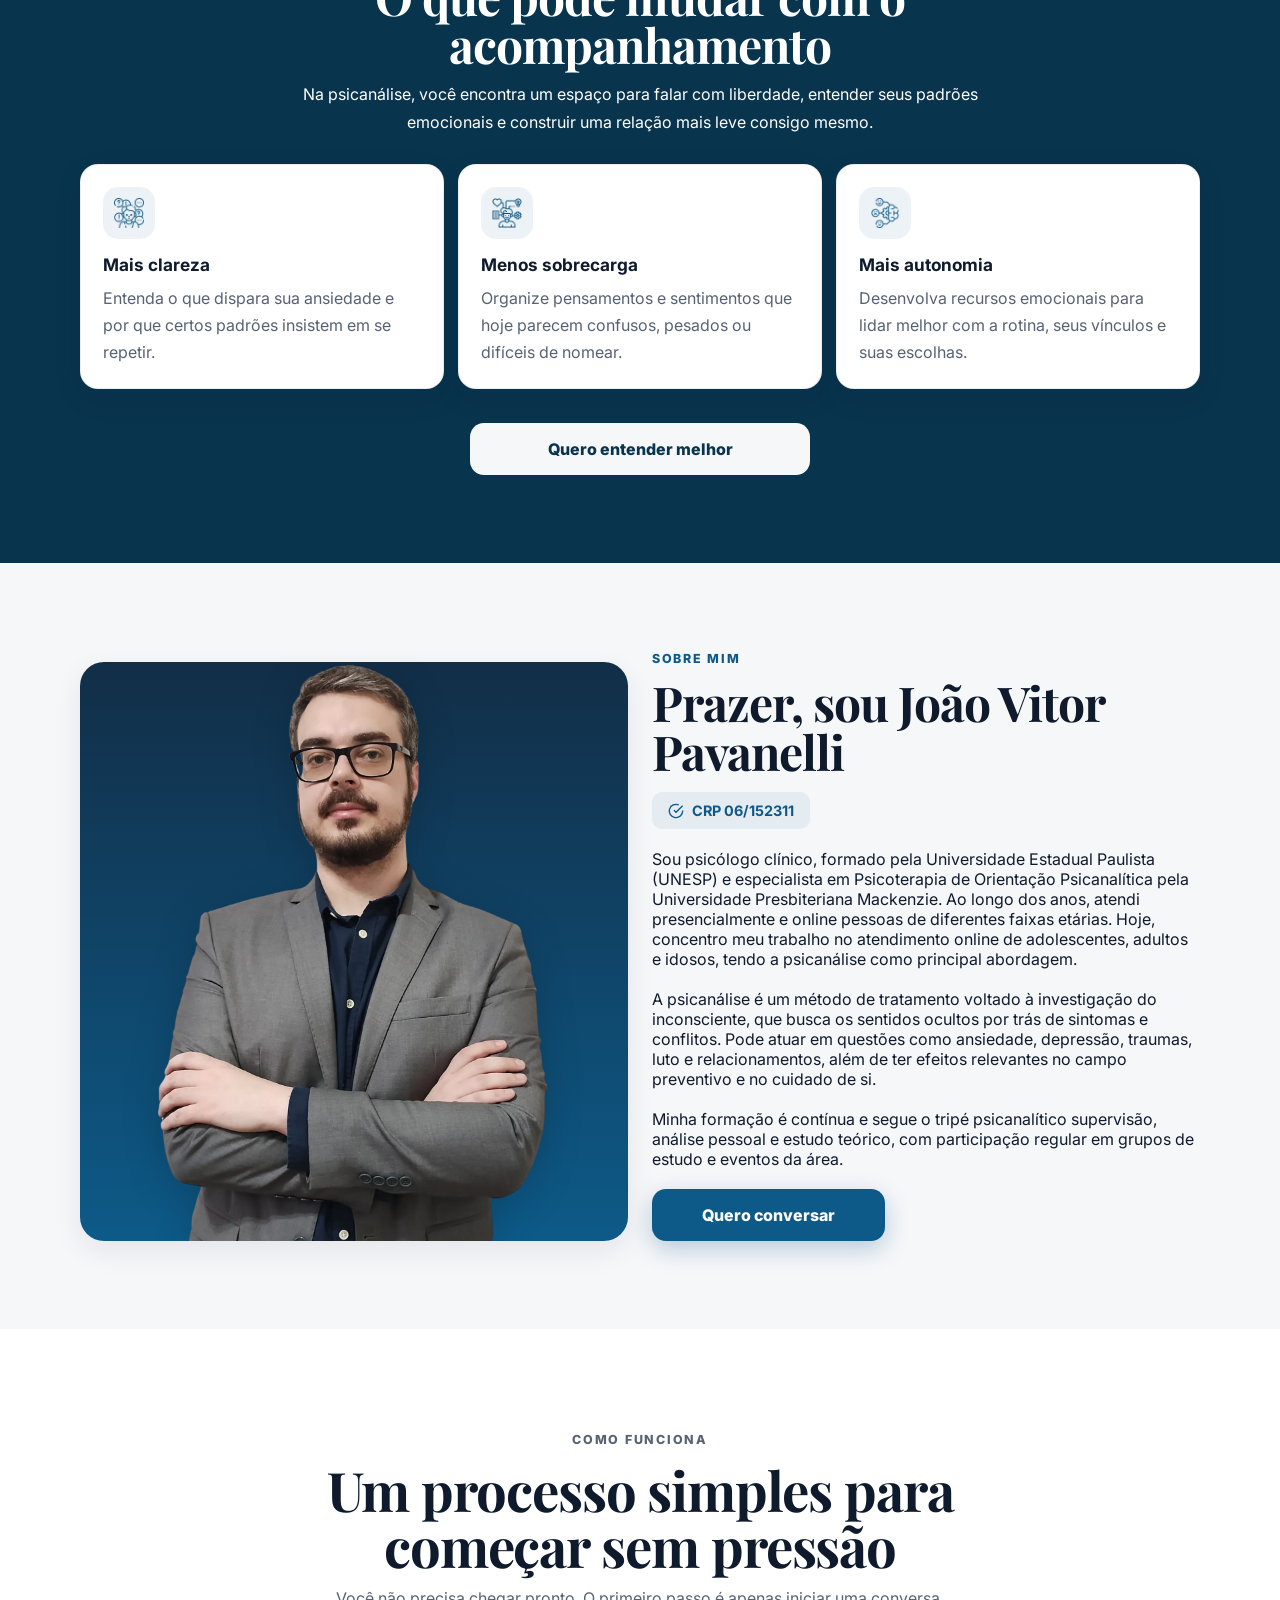
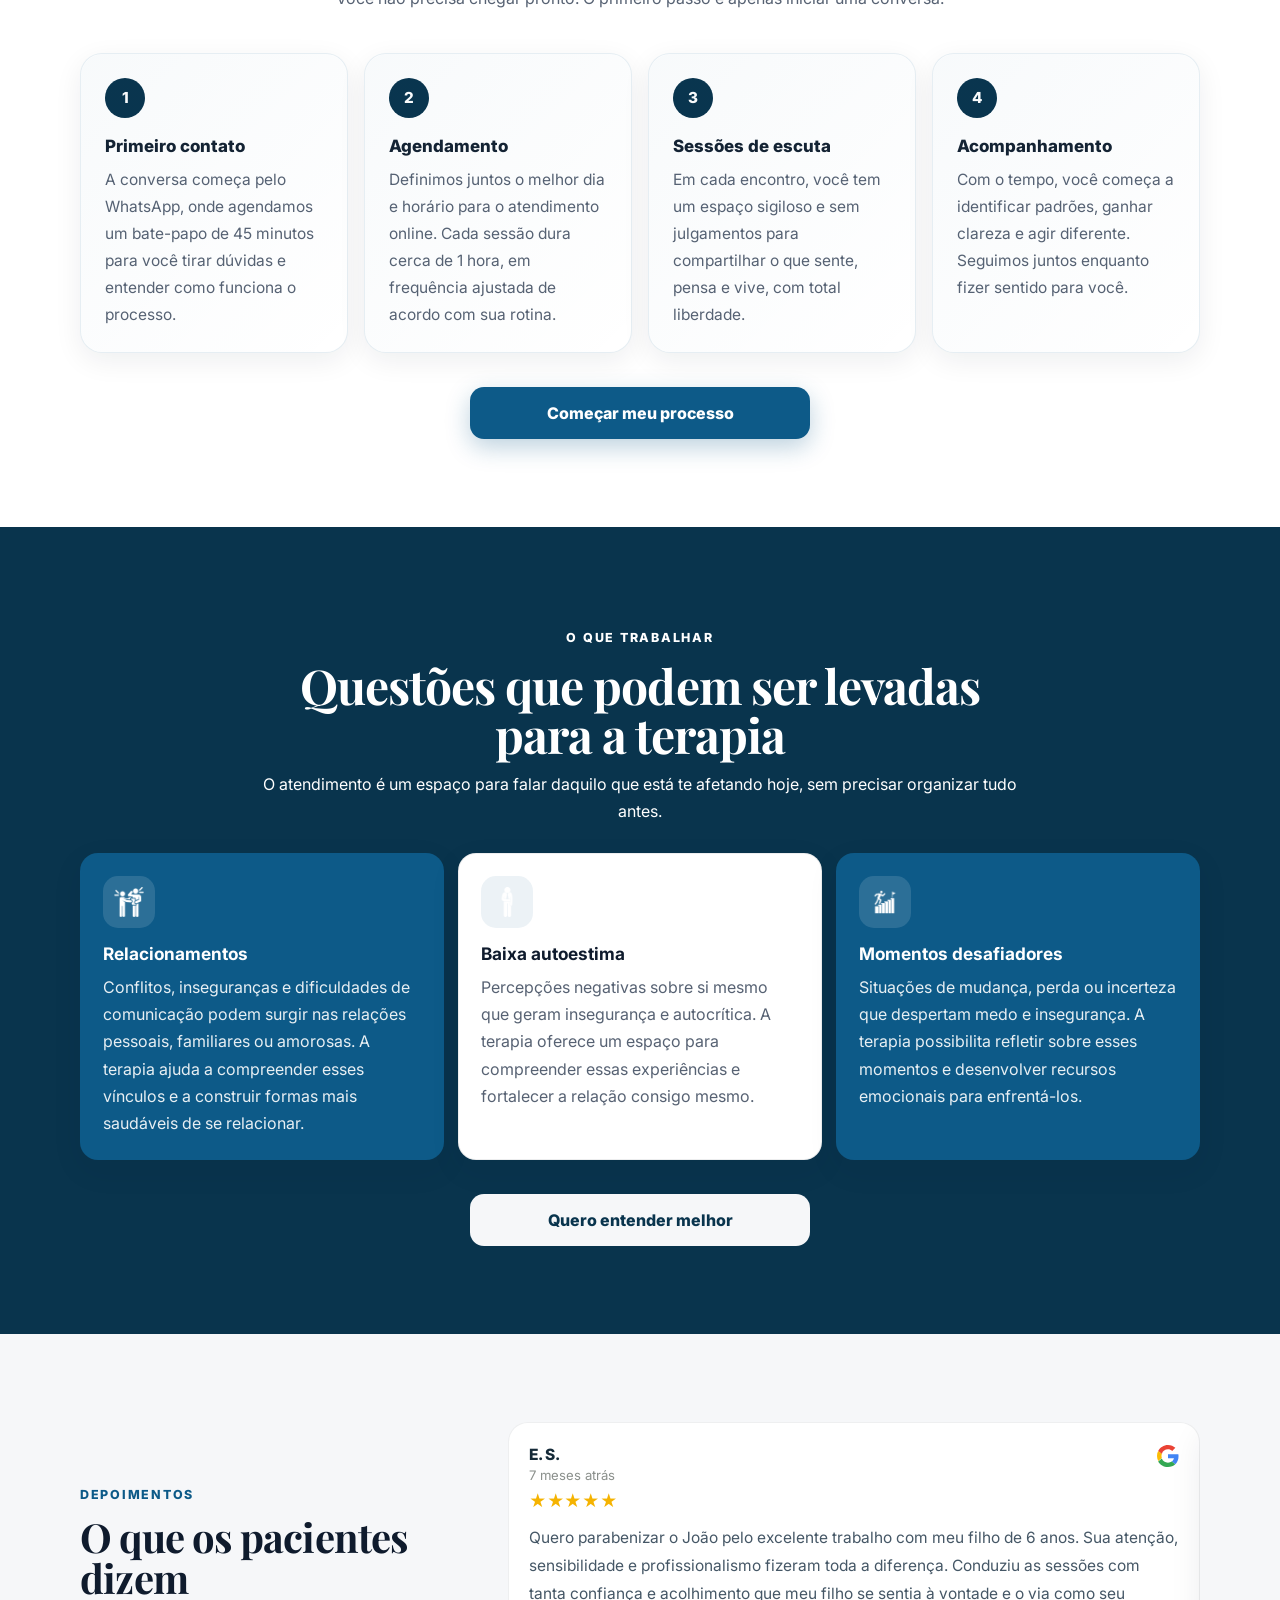
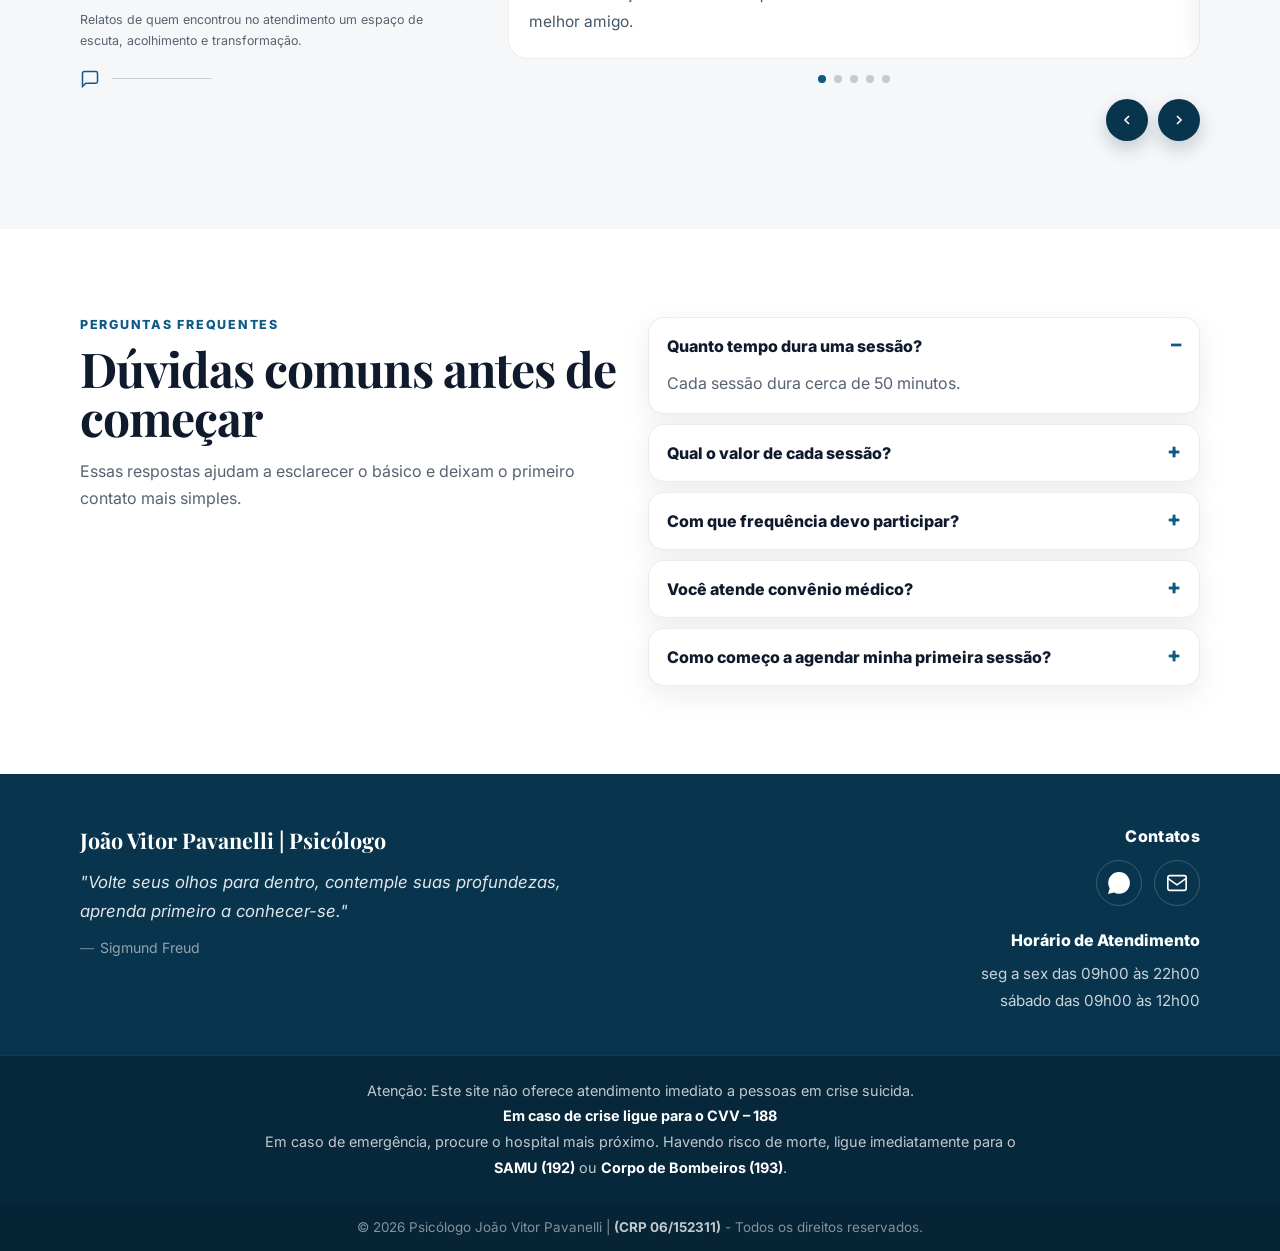
<file: Ansiedade/index.html>
<!DOCTYPE html>
<html lang="pt-BR">
<head>
  <meta charset="UTF-8">
  <meta name="viewport" content="width=device-width, initial-scale=1.0, viewport-fit=cover">
  <meta name="description" content="Psicólogo clínico com atendimento online em psicanálise para ansiedade, excesso de pensamentos e sobrecarga emocional.">

  <!-- Dominio Meta Tag -->
  <meta name="facebook-domain-verification" content="a21fxly5d17x70ec0ns6bh85pftva7" />

  <title>João Vitor Pavanelli | Psicólogo para Ansiedade</title>
  <link rel="preconnect" href="https://fonts.googleapis.com">
  <link rel="preconnect" href="https://fonts.gstatic.com" crossorigin>
  <link href="https://fonts.googleapis.com/css2?family=Inter:wght@400;500;600;700;800&family=Playfair+Display:wght@600;700;800&display=swap" rel="stylesheet">

  <!-- Pré Carregaemnto da imagem-->
   <link rel="preload" as="image" href="../assets/images/quemsou01-1200.webp" type="image/webp" imagesrcset="
    ../assets/images/foto-banner01-480.webp   480w,
    ../assets/images/foto-banner01-768.webp   768w,
    ../assets/images/foto-banner01-1200.webp  1200w,
    ../assets/images/foto-banner01-1600.webp  1600w
  " imagesizes="(max-width: 576px) 90vw,
              (max-width: 1200px) 50vw,
              600px" />

  <!-- Google Tag Manager -->
  <script>
    if ('requestIdleCallback' in window) {
      requestIdleCallback(function () {
        (function (w, d, s, l, i) {
          w[l] = w[l] || [];
          w[l].push({ 'gtm.start': new Date().getTime(), event: 'gtm.js' });
          var f = d.getElementsByTagName(s)[0],
            j = d.createElement(s), dl = l != 'dataLayer' ? '&l=' + l : '';
          j.async = true;
          j.src = 'https://www.googletagmanager.com/gtm.js?id=' + i + dl;
          f.parentNode.insertBefore(j, f);
        })(window, document, 'script', 'dataLayer', 'GTM-K3TBDRQD');
      });
    } else {
      window.addEventListener('load', function () {
        (function (w, d, s, l, i) {
          w[l] = w[l] || [];
          w[l].push({ 'gtm.start': new Date().getTime(), event: 'gtm.js' });
          var f = d.getElementsByTagName(s)[0],
            j = d.createElement(s), dl = l != 'dataLayer' ? '&l=' + l : '';
          j.async = true;
          j.src = 'https://www.googletagmanager.com/gtm.js?id=' + i + dl;
          f.parentNode.insertBefore(j, f);
        })(window, document, 'script', 'dataLayer', 'GTM-K3TBDRQD');
      });
    }
  </script>
  <!-- End Google Tag Manager -->

  <link rel="stylesheet" href="style.min.css"/>
</head>

<body>

<!-- TOPBAR -->
<header class="topbar">
  <div class="container nav">
    <div class="brand">
      <strong>João Vitor Pavanelli</strong>
      <span style="text-align: center;">Psicólogo</span>
    </div>
    <button class="menu-toggle" id="menuToggle" aria-label="Abrir menu" aria-expanded="false" aria-controls="navPanel"><span></span></button>
    <nav class="desktop-nav" aria-label="Menu principal">
      <a href="#sobre">Sobre mim</a>
      <a href="#depoimentos">Depoimentos</a>
      <a href="#faq">Perguntas frequentes</a>
      <a class="btn btn-outline" href="https://api.whatsapp.com/send?phone=5511988210994&text=Olá, quero agendar uma sessão" target="_blank" rel="noopener" style="color:#09344d!important;background:#fff;border:none">Fale comigo</a>
    </nav>
  </div>
  <div class="nav-panel" id="navPanel">
    <a href="#sobre">Sobre mim</a>
    <a href="#depoimentos">Depoimentos</a>
    <a href="#faq">Perguntas frequentes</a>
    <a class="btn btn-primary" href="https://api.whatsapp.com/send?phone=5511988210994&text=Olá, quero agendar uma sessão" target="_blank" rel="noopener">Agendar pelo WhatsApp</a>
  </div>
</header>

<main>

<!-- HERO -->
<section class="hero">
  <div class="container hero-grid">
    <div class="hero-copy reveal">
      <p class="eyebrow">Psicólogo Online para ansiedade</p>
      <h1>Pare de viver refém da ansiedade <em style="color: #0d5a88;">e retome o controle da sua vida.</em></h1>
      <p class="lead">Um espaço 100% online, seguro e sem julgamentos para ajudar você a entender o que está por trás da sua ansiedade, identificar padrões que se repetem no automático e construir mais clareza para viver o seu dia a dia com mais controle e tranquilidade.</p>
      <div class="hero-actions">
        <a class="btn btn-primary btn-hero-pulse" href="https://api.whatsapp.com/send?phone=5511988210994&text=Olá, quero agendar minha sessão" target="_blank" rel="noopener"> Agendar minha sessão </a>
      </div>
      <br><span class="microcopy">*Não atendo convênio</span>
    </div>
    <div class="hero-visual reveal">
      <div class="hero-glow"></div>
      <picture class="hero-photo">
        <source srcset="../assets/images/quemsou01-1200.webp" type="image/webp">
        <source srcset="../assets/images/quemsou01-1200.jpg" type="image/jpeg">
        <img src="../assets/images/quemsou01-1200.jpg" alt="João Vitor Pavanelli, psicólogo" loading="eager" decoding="async" fetchpriority="high">
      </picture>
      </div>
    </div>
  </div>
</section>

<!-- DOR -->
<section class="section" style="background:#ffffff">
  <div class="container">
    <div class="section-head reveal">
      <!--<p class="eyebrow">Identificação</p>-->
      <h2>Talvez você esteja passando por isso...</h2>
      <p>Nem sempre a ansiedade vem como crise. Muitas vezes ela surge como excesso de pensamentos, tensão no corpo, dificuldade para descansar e a sensação constante de que algo está errado.</p>
    </div>
    <div class="grid grid-4">
      <article class="card dark reveal">
        <div class="card-icon">
          <img src="../assets/icons/dor-de-cabeca.webp" alt="Ícone de autoconhecimento" class="img-fluid" width="30" height="30" loading="lazy"/>
        </div>
        <h3>Sua mente não desliga</h3>
        <p>Mesmo quando tudo está "bem", sua mente continua cheia de pensamentos, sem espaço para mais nada.</p>
      </article>
      <article class="card reveal">
        <div class="card-icon">
          <img src="../assets/icons/dificuldades-b.webp" alt="Ícone de alívio da ansiedade" class="img-fluid" width="30" height="30" loading="lazy" />
        </div>
        <h3>Dificuldade pra começar</h3>
        <p>As tarefas se acumulam, o tempo passa e você sente que está sempre travado, como se algo te segurasse.</p>
      </article>
      <article class="card dark reveal">
        <div class="card-icon">
          <img src="../assets/icons/dificuldade-ao-respirar.webp" alt="Estress" class="img-fluid" width="30" height="30" loading="lazy" />
        </div>
        <h3>Sensações ruins no corpo</h3>
        <p>Palpitações no peito, formigamento e uma sensação constante de mal-estar, como se algo estivesse errado.</p>
      </article>
      <article class="card reveal">
        <div class="card-icon">
          <img src="../assets/icons/depressao-b.webp" alt="Ícone de autoestima" class="img-fluid" width="30" height="30" loading="lazy" />
        </div>
        <h3>Dificuldade no dia a dia</h3>
        <p>Coisas básicas do dia a dia, como pegar ônibus ou ir ao mercado começaram a parecer um grande esforço.</p>
      </article>
    </div>
    <div class="section-cta">
      <a class="btn btn-primary btn-hero-pulse" href="https://api.whatsapp.com/send?phone=5511988210994&text=Ol%C3%A1%2C%20tenho%20sintomas%20de%20ansiedade%20e%20quero%20ajuda" target="_blank" rel="noopener">Quero aliviar os Sintomas</a>
    </div>
  </div>
</section>

<!-- BENEFÍCIOS -->
<section class="section benefits">
  <div class="container">
    <div class="section-head reveal">
      <!--<p class="eyebrow">Benefícios da terapia</p>-->
      <h2>O que pode mudar com o acompanhamento</h2>
      <p>Na psicanálise, você encontra um espaço para falar com liberdade, entender seus padrões emocionais e construir uma relação mais leve consigo mesmo.</p>
    </div>
    <div class="grid grid-3">
      <article class="card reveal">
        <div class="card-icon">
          <img src="../assets/icons/ansiedade-b.webp" alt="Ícone de autoestima" class="img-fluid" width="30" height="30" loading="lazy" />
        </div>
        <h3 style="color: #0f1b2d"> Mais clareza</h3>
        <p>Entenda o que dispara sua ansiedade e por que certos padrões insistem em se repetir.</p>
      </article>
      <article class="card reveal">
        <div class="card-icon">
          <img src="../assets/icons/mentalidade-b.webp" alt="Ícone de autoestima" class="img-fluid" width="30" height="30" loading="lazy" />
        </div>
        <h3 style="color: #0f1b2d">Menos sobrecarga</h3>
        <p>Organize pensamentos e sentimentos que hoje parecem confusos, pesados ou difíceis de nomear.</p>
      </article>
      <article class="card reveal">
        <div class="card-icon">
          <img src="../assets/icons/inteligencia-emocional-b.webp" alt="Ícone de autoestima" class="img-fluid" width="30" height="30" loading="lazy" />
        </div>
        <h3 style="color: #0f1b2d">Mais autonomia</h3>
        <p>Desenvolva recursos emocionais para lidar melhor com a rotina, seus vínculos e suas escolhas.</p>
      </article>
    </div>
    <div class="section-cta" >
     <a class="btn btn-whatsapp" href="https://api.whatsapp.com/send?phone=5511988210994&text=Ol%C3%A1%2C%20quero%20entender%20como%20a%20terapia%20pode%20me%20ajudar" target="_blank" rel="noopener" style="background:#f6f7f9; color: #09344d;">Quero entender melhor</a>
    </div>
  </div>
</section>

<!-- SOBRE -->
<section class="section" id="sobre" style="background:#f6f7f9">
  <div class="container about-grid">
    <div class="about-photo-wrap reveal">
      <picture class="about-photo">
        <source srcset="../assets/images/quemsou01-1200.webp" type="image/webp">
        <source srcset="../assets/images/quemsou01-1200.jpg" type="image/jpeg">
        <img src="../assets/images/quemsou01-1200.jpg" alt="João Vitor Pavanelli, psicólogo" loading="eager" decoding="async" fetchpriority="high">
      </picture>
    </div>
    <div class="reveal">
      <p class="eyebrow">Sobre mim</p>
      <h2>Prazer, sou João Vitor Pavanelli</h2>
      <span class="badge-crp">
        <svg width="16" height="16" viewBox="0 0 24 24" fill="none" stroke="currentColor" stroke-width="2"><path d="M22 11.08V12a10 10 0 1 1-5.93-9.14"/><path d="m9 11 3 3L22 4"/></svg>
        CRP 06/152311
      </span><br><br>
      <p>
        Sou psicólogo clínico, formado pela Universidade Estadual Paulista (UNESP) e especialista em Psicoterapia de Orientação Psicanalítica pela Universidade Presbiteriana Mackenzie. Ao longo dos anos, atendi presencialmente e online pessoas de diferentes faixas etárias. Hoje, concentro meu trabalho no atendimento online de adolescentes, adultos e idosos, tendo a psicanálise como principal abordagem.
      </p><br>
      <p>
        A psicanálise é um método de tratamento voltado à investigação do inconsciente, que busca os sentidos ocultos por trás de sintomas e conflitos. Pode atuar em questões como ansiedade, depressão, traumas, luto e relacionamentos, além de ter efeitos relevantes no campo preventivo e no cuidado de si.
      </p><br>
      <p>
        Minha formação é contínua e segue o tripé psicanalítico supervisão, análise pessoal e estudo teórico, com participação regular em grupos de estudo e eventos da área.
      </p>
      <div style="margin-top:20px">
        <a class="btn btn-primary" href="https://api.whatsapp.com/send?phone=5511988210994&text=Olá, gostaria de saber mais sobre o atendimento" target="_blank" rel="noopener">Quero conversar</a>
      </div>
    </div>
  </div>
</section>

<!-- COMO FUNCIONA -->
<section class="section steps-v2">
  <div class="container">
    <div class="section-head reveal" style="text-align:center;max-width:820px;margin:0 auto 40px">
      <p class="eyebrow">Como funciona</p>
      <h2 style="font-size:clamp(2rem,5vw,3.4rem);max-width:none">Um processo simples para começar sem pressão</h2>
      <p style="margin-top:12px;color:var(--muted)">Você não precisa chegar pronto. O primeiro passo é apenas iniciar uma conversa.</p>
    </div>
    <div class="steps-cards reveal">
      <div class="step-card">
        <div class="step-card-top">
          <span class="step-badge">1</span>
        </div>
        <h3>Primeiro contato</h3>
        <p>A conversa começa pelo WhatsApp, onde agendamos um bate-papo de 45 minutos para você tirar dúvidas e entender como funciona o processo.</p>
      </div>
      <div class="step-card">
        <div class="step-card-top">
          <span class="step-badge">2</span>
        </div>
        <h3>Agendamento</h3>
        <p>Definimos juntos o melhor dia e horário para o atendimento online. Cada sessão dura cerca de 1 hora, em frequência ajustada de acordo com sua rotina.</p>
      </div>
      <div class="step-card">
        <div class="step-card-top">
          <span class="step-badge">3</span>
        </div>
        <h3>Sessões de escuta</h3>
        <p>Em cada encontro, você tem um espaço sigiloso e sem julgamentos para compartilhar o que sente, pensa e vive, com total liberdade.</p>
      </div>
      <div class="step-card">
        <div class="step-card-top">
          <span class="step-badge">4</span>
        </div>
        <h3>Acompanhamento</h3>
        <p>Com o tempo, você começa a identificar padrões, ganhar clareza e agir diferente. Seguimos juntos enquanto fizer sentido para você.</p>
      </div>
    </div>
    <div class="section-cta">
      <a class="btn btn-primary" href="https://api.whatsapp.com/send?phone=5511988210994&text=Ol%C3%A1%2C%20quero%20come%C3%A7ar%20o%20processo%20terap%C3%AAutico" target="_blank" rel="noopener">Começar meu processo</a>
    </div>
  </div>
</section>

<!-- O QUE TRABALHAR -->
<section class="section topics">
  <div class="container">
    <div class="section-head reveal">
      <p class="eyebrow">O que trabalhar</p>
      <h2>Questões que podem ser levadas para a terapia</h2>
      <p>O atendimento é um espaço para falar daquilo que está te afetando hoje, sem precisar organizar tudo antes.</p>
    </div>
    <div class="grid grid-3">
      <article class="card dark reveal">
        <div class="card-icon">
          <img src="../assets/icons/conversando.webp" alt="icone" width="30" height="30" loading="lazy" class="img-fluid"/>
        </div>
        <h3>Relacionamentos</h3>
        <p>
          Conflitos, inseguranças e dificuldades de comunicação podem surgir nas relações pessoais, familiares ou amorosas. A terapia ajuda a compreender esses vínculos e a construir formas mais saudáveis de se relacionar.
        </p>
      </article>
      <article class="card reveal" style="color: #0f1b2d;">
        <div class="card-icon">
          <img src="../assets/icons/baixo.webp" alt="icone" width="30" height="30" loading="lazy" class="img-fluid" />
        </div>
        <h3>Baixa autoestima</h3>
        <p>
          Percepções negativas sobre si mesmo que geram insegurança e autocrítica. A terapia oferece um espaço para compreender essas experiências e fortalecer a relação consigo mesmo.
        </p>
      </article>
      <article class="card dark reveal">
        <div class="card-icon">
          <img src="../assets/icons/desafio.webp" alt="icone" width="30" height="30" loading="lazy" class="img-fluid" />
        </div>
        <h3>Momentos desafiadores</h3>
        <p>
          Situações de mudança, perda ou incerteza que despertam medo e insegurança. A terapia possibilita refletir sobre esses momentos e desenvolver recursos emocionais para enfrentá-los.
        </p>
      </article>
    </div>
    <div class="section-cta" >
      <a class="btn btn-whatsapp" href="https://api.whatsapp.com/send?phone=5511988210994&text=Ol%C3%A1%2C%20quero%20falar%20sobre%20minhas%20quest%C3%B5es" target="_blank" rel="noopener" style="background:#f6f7f9; color: #09344d;">Quero entender melhor</a>
    </div>
  </div>
</section>

<!-- DEPOIMENTOS -->
<section class="section dep-section" id="depoimentos">
  <div class="container dep-wrap">

    <div class="dep-title reveal">
      <p class="eyebrow">Depoimentos</p>
      <h2>O que os pacientes dizem</h2>
      <p>Relatos de quem encontrou no atendimento um espaço de escuta, acolhimento e transformação.</p>
      <div class="dep-divider">
        <svg width="20" height="20" viewBox="0 0 24 24" fill="none" stroke="currentColor" stroke-width="1.8"><path d="M21 15a2 2 0 0 1-2 2H7l-4 4V5a2 2 0 0 1 2-2h14a2 2 0 0 1 2 2z"/></svg>
      </div>
    </div>

    <div class="dep-slider-outer reveal">
      <div class="dep-slider">
        <div class="dep-track" id="depTrack">
          <div class="dep-card">
            <div class="dep-card-head">
              <div class="dep-person"><strong>E. S.</strong><span>7 meses atrás</span></div>
              <svg class="dep-google-g" viewBox="0 0 48 48"><path fill="#EA4335" d="M24 9.5c3.54 0 6.71 1.22 9.21 3.6l6.85-6.85C35.9 2.38 30.47 0 24 0 14.62 0 6.51 5.33 2.56 13.22l7.98 6.19C12.43 13.11 17.74 9.5 24 9.5z"/><path fill="#4285F4" d="M46.98 24.55c0-1.57-.15-3.09-.38-4.55H24v9.02h12.94c-.58 2.96-2.26 5.48-4.78 7.18l7.73 6c4.51-4.18 7.09-10.36 7.09-17.65z"/><path fill="#FBBC05" d="M10.53 28.59c-.48-1.45-.76-2.99-.76-4.59s.27-3.14.76-4.59l-7.98-6.19C.92 16.46 0 20.12 0 24c0 3.88.92 7.54 2.56 10.78l7.97-6.19z"/><path fill="#34A853" d="M24 48c6.48 0 11.93-2.13 15.89-5.81l-7.73-6c-2.18 1.48-4.97 2.31-8.16 2.31-6.26 0-11.57-3.61-13.47-8.91l-7.98 6.19C6.51 42.67 14.62 48 24 48z"/></svg>
            </div>
            <div class="dep-stars-row">
              <span class="dep-stars">★★★★★</span>
            </div>
            <p class="dep-text">
                Quero parabenizar o João pelo excelente trabalho com meu filho de 6 anos. Sua atenção, sensibilidade e
                profissionalismo fizeram toda a diferença. Conduziu as sessões com tanta confiança e acolhimento que meu
                filho se sentia à vontade e o via como seu melhor amigo.
            </p>
          </div>
          
          <div class="dep-card">
            <div class="dep-card-head">
              <div class="dep-person"><strong>H. R.</strong><span>8 meses atrás</span></div>
              <svg class="dep-google-g" viewBox="0 0 48 48"><path fill="#EA4335" d="M24 9.5c3.54 0 6.71 1.22 9.21 3.6l6.85-6.85C35.9 2.38 30.47 0 24 0 14.62 0 6.51 5.33 2.56 13.22l7.98 6.19C12.43 13.11 17.74 9.5 24 9.5z"/><path fill="#4285F4" d="M46.98 24.55c0-1.57-.15-3.09-.38-4.55H24v9.02h12.94c-.58 2.96-2.26 5.48-4.78 7.18l7.73 6c4.51-4.18 7.09-10.36 7.09-17.65z"/><path fill="#FBBC05" d="M10.53 28.59c-.48-1.45-.76-2.99-.76-4.59s.27-3.14.76-4.59l-7.98-6.19C.92 16.46 0 20.12 0 24c0 3.88.92 7.54 2.56 10.78l7.97-6.19z"/><path fill="#34A853" d="M24 48c6.48 0 11.93-2.13 15.89-5.81l-7.73-6c-2.18 1.48-4.97 2.31-8.16 2.31-6.26 0-11.57-3.61-13.47-8.91l-7.98 6.19C6.51 42.67 14.62 48 24 48z"/></svg>
            </div>
            <div class="dep-stars-row">
              <span class="dep-stars">★★★★★</span>
            </div>
            <p class="dep-text">
                João é um excelente profissional ético, atencioso e comprometido. Sempre pontual, demonstra respeito e
                dedicação em cada atendimento, oferecendo um serviço de qualidade, com empatia e preço justo. Recomendo
                seu trabalho pela competência e cuidado em cada detalhe.
            </p>
          </div>
          
          <div class="dep-card">
            <div class="dep-card-head">
              <div class="dep-person"><strong>R. S.</strong><span>6 meses atrás</span></div>
              <svg class="dep-google-g" viewBox="0 0 48 48"><path fill="#EA4335" d="M24 9.5c3.54 0 6.71 1.22 9.21 3.6l6.85-6.85C35.9 2.38 30.47 0 24 0 14.62 0 6.51 5.33 2.56 13.22l7.98 6.19C12.43 13.11 17.74 9.5 24 9.5z"/><path fill="#4285F4" d="M46.98 24.55c0-1.57-.15-3.09-.38-4.55H24v9.02h12.94c-.58 2.96-2.26 5.48-4.78 7.18l7.73 6c4.51-4.18 7.09-10.36 7.09-17.65z"/><path fill="#FBBC05" d="M10.53 28.59c-.48-1.45-.76-2.99-.76-4.59s.27-3.14.76-4.59l-7.98-6.19C.92 16.46 0 20.12 0 24c0 3.88.92 7.54 2.56 10.78l7.97-6.19z"/><path fill="#34A853" d="M24 48c6.48 0 11.93-2.13 15.89-5.81l-7.73-6c-2.18 1.48-4.97 2.31-8.16 2.31-6.26 0-11.57-3.61-13.47-8.91l-7.98 6.19C6.51 42.67 14.62 48 24 48z"/></svg>
            </div>
            <div class="dep-stars-row">
              <span class="dep-stars">★★★★★</span>
            </div>
            <p class="dep-text">
                Excelente profissional, muito atencioso e dedicado. Transmite confiança e faz o paciente se sentir
                acolhido em cada sessão. Recomendo por sua ética, competência e sensibilidade no atendimento.
            </p>
          </div>

          <div class="dep-card">
            <div class="dep-card-head">
              <div class="dep-person"><strong>R. D.</strong><span>4 meses atrás</span></div>
              <svg class="dep-google-g" viewBox="0 0 48 48"><path fill="#EA4335" d="M24 9.5c3.54 0 6.71 1.22 9.21 3.6l6.85-6.85C35.9 2.38 30.47 0 24 0 14.62 0 6.51 5.33 2.56 13.22l7.98 6.19C12.43 13.11 17.74 9.5 24 9.5z"/><path fill="#4285F4" d="M46.98 24.55c0-1.57-.15-3.09-.38-4.55H24v9.02h12.94c-.58 2.96-2.26 5.48-4.78 7.18l7.73 6c4.51-4.18 7.09-10.36 7.09-17.65z"/><path fill="#FBBC05" d="M10.53 28.59c-.48-1.45-.76-2.99-.76-4.59s.27-3.14.76-4.59l-7.98-6.19C.92 16.46 0 20.12 0 24c0 3.88.92 7.54 2.56 10.78l7.97-6.19z"/><path fill="#34A853" d="M24 48c6.48 0 11.93-2.13 15.89-5.81l-7.73-6c-2.18 1.48-4.97 2.31-8.16 2.31-6.26 0-11.57-3.61-13.47-8.91l-7.98 6.19C6.51 42.67 14.62 48 24 48z"/></svg>
            </div>
            <div class="dep-stars-row">
              <span class="dep-stars">★★★★★</span>
            </div>
            <p class="dep-text">
                Melhor terapeuta que já me atendeu! Excelente profissional, muito humano e acolhedor. Não sei como teria
                sido minha vida nos últimos anos sem as sessões com o João.
            </p>
          </div>
          
          <div class="dep-card">
            <div class="dep-card-head">
              <div class="dep-person"><strong>P. S.</strong><span>2 meses atrás</span></div>
              <svg class="dep-google-g" viewBox="0 0 48 48"><path fill="#EA4335" d="M24 9.5c3.54 0 6.71 1.22 9.21 3.6l6.85-6.85C35.9 2.38 30.47 0 24 0 14.62 0 6.51 5.33 2.56 13.22l7.98 6.19C12.43 13.11 17.74 9.5 24 9.5z"/><path fill="#4285F4" d="M46.98 24.55c0-1.57-.15-3.09-.38-4.55H24v9.02h12.94c-.58 2.96-2.26 5.48-4.78 7.18l7.73 6c4.51-4.18 7.09-10.36 7.09-17.65z"/><path fill="#FBBC05" d="M10.53 28.59c-.48-1.45-.76-2.99-.76-4.59s.27-3.14.76-4.59l-7.98-6.19C.92 16.46 0 20.12 0 24c0 3.88.92 7.54 2.56 10.78l7.97-6.19z"/><path fill="#34A853" d="M24 48c6.48 0 11.93-2.13 15.89-5.81l-7.73-6c-2.18 1.48-4.97 2.31-8.16 2.31-6.26 0-11.57-3.61-13.47-8.91l-7.98 6.19C6.51 42.67 14.62 48 24 48z"/></svg>
            </div>
            <div class="dep-stars-row">
              <span class="dep-stars">★★★★★</span>
            </div>
            <p class="dep-text">
              Doutor quero agradecer por dedicar seu tempo a ajudar no crescimento e desenvolvimento do meu pequeno que hoje está bem melhor 🙏 com suas orientações e ensinamentos ele aprendeu bastante. Muito obrigada por sua atenção!
            </p>
          </div>

        </div>
      </div>
      <div class="dep-nav" id="depDots"></div>
      <div class="dep-arrows">
        <button class="dep-btn" id="depPrev" aria-label="Anterior">
          <svg width="16" height="16" viewBox="0 0 24 24" fill="none" stroke="currentColor" stroke-width="2.4"><path d="M15 18l-6-6 6-6"/></svg>
        </button>
        <button class="dep-btn" id="depNext" aria-label="Próximo">
          <svg width="16" height="16" viewBox="0 0 24 24" fill="none" stroke="currentColor" stroke-width="2.4"><path d="M9 18l6-6-6-6"/></svg>
        </button>
      </div>
    </div>

  </div>
</section>

<!-- FAQ -->
<section class="section faq" id="faq" style="background:#ffffff">
  <div class="container faq-wrap">
    <div class="reveal">
      <p class="eyebrow">Perguntas frequentes</p>
      <h2>Dúvidas comuns antes de começar</h2>
      <p class="lead">Essas respostas ajudam a esclarecer o básico e deixam o primeiro contato mais simples.</p>
    </div>
    <div class="faq-list reveal">
      <details open><summary>Quanto tempo dura uma sessão?</summary><p>Cada sessão dura cerca de 50 minutos.</p></details>
      <details><summary>Qual o valor de cada sessão?</summary><p>O valor é informado diretamente no primeiro contato.</p></details>
      <details><summary>Com que frequência devo participar?</summary><p>A frequência é combinada de acordo com sua necessidade e sua rotina.</p></details>
      <details><summary>Você atende convênio médico?</summary><p>Não atendo convênio.</p></details>
      <details><summary>Como começo a agendar minha primeira sessão?</summary><p>Basta clicar no botão e enviar sua mensagem pelo WhatsApp.</p></details>
    </div>
  </div>
</section>



</main>

<!-- FOOTER -->
<footer class="footer">
  <div class="footer-main">
    <div class="container footer-grid">
      <div class="footer-quote">
        <span class="brand-name">João Vitor Pavanelli | Psicólogo</span>
        <p class="footer-blockquote">"Volte seus olhos para dentro, contemple suas profundezas, aprenda primeiro a conhecer-se."</p>
        <span class="footer-attribution">Sigmund Freud</span>
      </div>
      <div>
        <div class="footer-contacts">
          <h4>Contatos</h4>
          <div class="footer-contact-icons">
            <a class="footer-contact-icon" href="https://api.whatsapp.com/send?phone=5511988210994&text=Olá, quero agendar uma sessão" target="_blank" rel="noopener" aria-label="WhatsApp">
              <svg width="22" height="22" viewBox="0 0 24 24" fill="currentColor"><path d="M20.52 3.48A11.86 11.86 0 0 0 12.07 0C5.56 0 .26 5.3.26 11.82c0 2.09.55 4.13 1.6 5.93L0 24l6.44-1.69a11.8 11.8 0 0 0 5.63 1.44h.01c6.51 0 11.81-5.3 11.81-11.82 0-3.16-1.23-6.13-3.37-8.45Z"/></svg>
            </a>
            <a class="footer-contact-icon" href="mailto:psijoaovitorribeiro@gmail.com" aria-label="E-mail">
              <svg width="22" height="22" viewBox="0 0 24 24" fill="none" stroke="currentColor" stroke-width="1.8"><rect x="2" y="4" width="20" height="16" rx="2"/><path d="m2 7 10 7 10-7"/></svg>
            </a>
          </div>
        </div>
        <div class="footer-hours">
          <h4>Horário de Atendimento</h4>
          <p>seg a sex das 09h00 às 22h00</p>
          <p>sábado das 09h00 às 12h00</p>
        </div>
      </div>
    </div>
  </div>
  <div class="footer-alert">
    <div class="container">
      <p>Atenção: Este site não oferece atendimento imediato a pessoas em crise suicida.<br>
      <strong>Em caso de crise ligue para o CVV – 188</strong><br>
      Em caso de emergência, procure o hospital mais próximo. Havendo risco de morte, ligue imediatamente para o <strong>SAMU (192)</strong> ou <strong>Corpo de Bombeiros (193)</strong>.</p>
    </div>
  </div>
  <div class="footer-bottom">
    <div class="container">
      <p>© 2026 Psicólogo João Vitor Pavanelli | <strong>(CRP 06/152311)</strong> - Todos os direitos reservados.</p>
    </div>
  </div>
</footer>

<!-- WA POPUP -->
<div class="wa-popup" id="waPopup" role="dialog" aria-label="Mensagem do João Vitor">
  <div class="wa-header">
    <div class="wa-person">
      <div class="wa-avatar">
        <img src="../assets/images/quemsou01-1200.webp" alt="João Vitor Pavanelli">
      </div>
      <div>
        <div class="wa-name">João Vitor</div>
        <div class="wa-status">Online agora</div>
      </div>
    </div>
    <button class="wa-close" id="waClose" aria-label="Fechar">×</button>
  </div>
  <div class="wa-body">
    <div class="wa-message">
      Olá! Posso te ajudar com dúvidas sobre o atendimento, como funciona a psicanálise e o agendamento da sua primeira sessão.<br><br>
      Toque abaixo para conversar comigo no WhatsApp. 😊
    </div>
  </div>
  <div class="wa-actions">
    <a class="btn btn-whatsapp" href="https://api.whatsapp.com/send?phone=5511988210994&text=Olá, quero tirar uma dúvida sobre o atendimento" target="_blank" rel="noopener">
      <svg width="20" height="20" viewBox="0 0 24 24" fill="currentColor"><path d="M20.52 3.48A11.86 11.86 0 0 0 12.07 0C5.56 0 .26 5.3.26 11.82c0 2.09.55 4.13 1.6 5.93L0 24l6.44-1.69a11.8 11.8 0 0 0 5.63 1.44h.01c6.51 0 11.81-5.3 11.81-11.82 0-3.16-1.23-6.13-3.37-8.45Z"/></svg>
      Falar no WhatsApp
    </a>
  </div>
</div>

<!-- WA FLOAT BUTTON -->
<a class="float-whatsapp" id="waToggle" href="https://api.whatsapp.com/send?phone=5511988210994&text=Olá" target="_blank" rel="noopener" aria-label="Falar no WhatsApp">
  <svg width="30" height="30" viewBox="0 0 24 24" fill="white"><path d="M20.52 3.48A11.86 11.86 0 0 0 12.07 0C5.56 0 .26 5.3.26 11.82c0 2.09.55 4.13 1.6 5.93L0 24l6.44-1.69a11.8 11.8 0 0 0 5.63 1.44h.01c6.51 0 11.81-5.3 11.81-11.82 0-3.16-1.23-6.13-3.37-8.45ZM12.08 21.7h-.01a9.83 9.83 0 0 1-5-1.36l-.36-.21-3.82 1 1.02-3.72-.23-.38a9.8 9.8 0 0 1-1.5-5.2c0-5.42 4.42-9.84 9.87-9.84 2.63 0 5.1 1.02 6.96 2.88a9.77 9.77 0 0 1 2.9 6.96c0 5.42-4.43 9.84-9.86 9.84Zm5.4-7.38c-.3-.15-1.77-.87-2.05-.96-.27-.1-.47-.15-.67.15-.2.3-.76.96-.94 1.16-.17.2-.35.22-.65.07-.3-.15-1.27-.47-2.42-1.5-.9-.8-1.51-1.8-1.68-2.1-.18-.3-.02-.46.13-.61.13-.13.3-.35.45-.52.15-.17.2-.3.3-.5.1-.2.05-.37-.02-.52-.08-.15-.67-1.62-.92-2.22-.24-.58-.49-.5-.67-.5h-.57c-.2 0-.52.08-.8.37-.27.3-1.05 1.02-1.05 2.48s1.08 2.88 1.23 3.08c.15.2 2.12 3.24 5.13 4.54.72.31 1.28.5 1.72.64.72.23 1.38.2 1.9.12.58-.09 1.77-.72 2.02-1.42.25-.7.25-1.3.18-1.42-.08-.12-.28-.2-.58-.35Z"/></svg>
</a>

<script>const menuToggle=document.getElementById('menuToggle');const navPanel=document.getElementById('navPanel');menuToggle.addEventListener('click',()=>{const open=navPanel.classList.toggle('open');menuToggle.classList.toggle('active',open);menuToggle.setAttribute('aria-expanded',open)});navPanel.querySelectorAll('a').forEach(link=>{link.addEventListener('click',()=>{navPanel.classList.remove('open');menuToggle.classList.remove('active');menuToggle.setAttribute('aria-expanded',!1)})});document.querySelectorAll('a[href^="#"]').forEach(a=>{a.addEventListener('click',e=>{const el=document.querySelector(a.getAttribute('href'));if(el){e.preventDefault();el.scrollIntoView({behavior:'smooth',block:'start'})}})});const io=new IntersectionObserver(entries=>{entries.forEach(e=>{if(e.isIntersecting)e.target.classList.add('show');})},{threshold:0.1});document.querySelectorAll('.reveal').forEach(el=>io.observe(el));const waPopup=document.getElementById('waPopup');const waClose=document.getElementById('waClose');const waToggle=document.getElementById('waToggle');const KEY='jv-wa-closed';const show=()=>waPopup.classList.add('show');const hide=()=>{waPopup.classList.remove('show');localStorage.setItem(KEY,'1')};setTimeout(show,10000);waClose.addEventListener('click',e=>{e.stopPropagation();hide()});waToggle.addEventListener('click',e=>{if(!waPopup.classList.contains('show')){e.preventDefault();show()}});(function(){const track=document.getElementById('depTrack');const dotsWrap=document.getElementById('depDots');if(!track)return;const cards=track.querySelectorAll('.dep-card');let cur=0;const total=cards.length;cards.forEach((_,i)=>{const d=document.createElement('button');d.className='dep-dot'+(i===0?' active':'');d.setAttribute('aria-label','Slide '+(i+1));d.addEventListener('click',()=>go(i));dotsWrap.appendChild(d)});function go(n){cur=(n+total)%total;track.style.transform=`translateX(-${cur*100}%)`;dotsWrap.querySelectorAll('.dep-dot').forEach((d,i)=>d.classList.toggle('active',i===cur))}
document.getElementById('depPrev').addEventListener('click',()=>go(cur-1));document.getElementById('depNext').addEventListener('click',()=>go(cur+1));let startX=0;track.addEventListener('touchstart',e=>startX=e.touches[0].clientX,{passive:!0});track.addEventListener('touchend',e=>{const dx=e.changedTouches[0].clientX-startX;if(Math.abs(dx)>40)go(dx<0?cur+1:cur-1);},{passive:!0})})()</script>
</body>
</html>
</file>
<file: style.min.css>
.beneficios,.navbar-brand,.sobre{position:relative}.bg-img img,.navbar-brand p{left:50%;transform:translateX(-50%)}.beneficios,.funcionamento{display:flex;align-items:center}.navbar-toggler-icon,footer i{font-size:25px}.person-name,footer a{text-decoration:none}:root{--primary-color:#084e7f;--secondary-color:#001938;--text-color:#000d1e;--white-color:#f9fafb;--bg-color:#eeefea;--font-destaque:"Times New Roman",Times,serif,sans-serif;--font-base:sans-serif;--font-button:"Times New Roman",Times,serif;--font-size-base:1rem}*{color:var(--text-color);box-sizing:border-box}#depoimentos{scroll-margin-top:100px}#sobre{scroll-margin-top:250px}#duvidas{scroll-margin-top:70px}.navbar-brand,.navbar-brand p{color:var(--white-color)!important}.accordion-button,.beneficio-texto,.beneficio-titulo,.btn-shine,.footer-main strong,.funcionamento h2,.funcionamento h3,.funcionamento p,.nav-link,footer a,footer h1,footer h2,footer h3,footer i,footer p{color:var(--white-color)}.navbar-brand{font-family:var(--font-destaque)}.navbar-brand p{position:absolute;text-align:center;font-size:.9rem;top:62%}.navbar-toggler{border:none!important;box-shadow:none!important;outline:0!important}.navbar-toggler:active,.navbar-toggler:focus{box-shadow:none!important;outline:0!important;background:0 0!important}.navbar-custom{transition:background-color .4s;background-color:transparent;z-index:1000}.navbar-scrolled{background-color:rgba(255,255,255,.9)!important;backdrop-filter:blur(6px);box-shadow:0 2px 6px rgba(0,0,0,.1)}.footer-rodape p,.navbar-scrolled .nav-link,.trabalhar .swiper-slide-active h5,.trabalhar .swiper-slide-active p{color:var(--text-color)}.navbar-scrolled .navbar-brand,.navbar-scrolled .navbar-brand p{color:var(--text-color)!important}.beneficios{height:375px;background-image:url("./assets/images/fundo-beneficios.webp");background-repeat:no-repeat;background-position:center;background-size:100% 100%;top:-45px}.btn-shine::before,.sobre-bg{height:100%;top:0;position:absolute}.beneficio-item{background:0 0;transition:.5s}.beneficio-item:hover,.whatsapp-button:hover{transform:scale(1.2)}.btn-primary:hover,.btn:hover{transform:scale(1.05)}.sobre{padding:2rem 0}.sobre-bg{left:0;width:100%;background:var(--white-color);z-index:-1;transform:translateY(-50%) scaleY(2);transform-origin:center top}.bg-img,.btn-shine,.funcionamento{position:relative}.bg-img,.btn-primary:hover{background:var(--secondary-color)}.bg-img{width:500px;height:400px}.bg-img img{position:absolute;bottom:0}.funcionamento{height:900px;background-image:url("./assets/images/fundo-funcionamento.webp");background-repeat:no-repeat;background-position:center;background-size:100% 100%}.funcionamento h3{font-size:20px}.circle{width:100px;height:100px;border-radius:50%;background-color:#d9d9d9;margin:0 auto 20px}.info-text{max-width:250px;margin:0 auto}.btn-primary{background:var(--primary-color);border-radius:8px;padding:.6rem 3rem;transition:.5s}.btn{font-size:14px;font-family:var(--font-button);font-weight:6;text-transform:uppercase;border:none;transition:.5s;padding:.9rem 4rem}.btn-shine{display:inline-block;background-color:var(--primary-color);border-radius:6px;overflow:hidden}.btn-shine::before{content:"";left:-75%;width:25%;background:linear-gradient(120deg,rgba(255,255,255,.1) 0,rgba(255,255,255,.4) 50%,rgba(255,255,255,.1) 100%);transform:skewX(-20deg);animation:1.7s infinite shine}.duvidas{background: #FEFEFE !important;}.duvidas{background:var(--white-color);padding:4rem 0}.duvidas h2{font-family:var(--font-base)!important}.accordion-item{margin-bottom:.5rem}.accordion-button{background:var(--primary-color)}.accordion-button:hover,.footer-header{background:var(--secondary-color)}.footer-rodape{background:var(--white-color)}.footer-main{background:var(--text-color)}.footer-main p{font-size:1rem}footer i{margin-left:1rem}.swiper{min-height:350px}.swiper-slide{border:1.5px solid var(--primary-color);border-radius:12px;padding:20px;background-color:var(--white-color);text-align:left;cursor:pointer;box-shadow:0 3px 9px rgba(0,0,0,.15)}.swiper-slide:hover{filter:brightness(.9)}.person-info{display:flex;align-items:start;margin-bottom:10px}.person-info img{border-radius:50%;border:3px solid var(--primary-color);width:60px;height:60px;margin-right:10px;padding: .2rem;}.person-name{color:var(--secondary-color);font-weight:600}.swiper-pagination{display:flex;justify-content:center;gap:.5rem;margin-top:20px;text-align:center}.swiper-pagination-bullet{background-color:var(--text-color);opacity:.4;margin:10rem;height:12px;width:12px}.swiper-pagination-bullet-active{background-color:var(--text-color);opacity:1}.trabalhar h3{font-size:18px}.trabalhar .swiper{padding:3rem 3rem 60px;height:auto;overflow-y:visible}.trabalhar .swiper-wrapper{overflow:visible}.trabalhar .section-title{text-align:center;margin-bottom:10px;color:var(--text-color);font-weight:700}.trabalhar .section-subtitle{text-align:center;color:#333}.trabalhar .swiper-slide{border-radius:15px;padding:30px 20px;text-align:center;transition:.6s;min-height:320px;display:flex;flex-direction:column;align-items:center;justify-content:flex-start}.trabalhar .swiper-slide img{border-radius:50%;padding:.5rem;margin-bottom:15px;background:#0c3b66}.trabalhar .swiper-slide h5{font-size:16px;font-weight:700;margin-bottom:10px}.trabalhar .swiper-slide p{font-size:14px;line-height:1.4}.trabalhar .swiper-slide-active{background:#fff;color:#000;box-shadow:0 6px 16px rgba(0,0,0,.15);transform:scale(1.1)}.trabalhar .swiper-slide-next,.trabalhar .swiper-slide-prev{background:#0c3b66;color:#fff;opacity:1}.trabalhar .swiper-slide-next h5,.trabalhar .swiper-slide-next p,.trabalhar .swiper-slide-prev h5,.trabalhar .swiper-slide-prev p{color:#fff}.trabalhar .swiper-button-next::after,.trabalhar .swiper-button-prev::after{font-size:16px}.trabalhar .cta-button{width:40%;display:block;margin:10px auto 0;background:#0c3b66;color:#fff;border:none;padding:12px 40px;font-size:16px;border-radius:8px;text-align:center;transition:.3s}.trabalhar .cta-button:hover{background:#092d4f}.accordion-button:not(.collapsed){background:var(--secondary-color);color:var(--white-color);box-shadow:none;}.accordion-button:active,.accordion-button:focus,.accordion-button:focus-visible{outline:0;box-shadow:none}.accordion-button::after{fill:var(--white-color);color:#fff;background-image: url('./assets/icons/seta.webp');}.accordion-button:not(.collapsed)::after{background-image: url('./assets/icons/seta.webp');}.hover-grow{transition:transform .3s}.hover-grow:hover{transform:scale(1.1)}.whatsapp-button{position:fixed;bottom:20px;right:10px;z-index:1000;border-radius:50%;width:60px;height:60px;display:flex;align-items:center;justify-content:center;background-color:#25d366;box-shadow:0 4px 6px rgba(0,0,0,.2);transition:transform .2s;animation:2s infinite pulse}.whatsapp-button i{font-size:35px;color:var(--white-color)}.nao-aceito-convenio{margin:.3rem;display:block;font-weight:500;font-size:.95rem;color:var(--secondary-color)}@media (max-width:991px){.swiper{min-height:400px}.btn,.cta-button,.trabalhar .btn{width:100%}.navbar-custom{background-color:rgba(255,255,255,.95)!important}.beneficios{top:-80px;height:700px;background-image:url("./assets/images/fundo-beneficios-tab.webp")}.funcionamento{background-image:url("./assets/images/fundo-funcionamento-fone.webp");height:1200px;text-align:center}.funcionamento p,.trabalhar p{width:90%!important}.btn{font-size:12px}}@media (max-width:575px){.funcionamento{height:1750px}.trabalhar .navbar-custom{background-color:rgba(255,255,255,.95)!important}.beneficios{background-image:url("./assets/images/fundo-beneficios-fone-min.webp");height:1050px}.bg-img{width:100%}.frase-depoimento{width: 100% !important;}}@keyframes pulse{0%{transform:scale(1);box-shadow:0 0 0 0 rgba(37,211,102,.7)}70%{transform:scale(1.1);box-shadow:0 0 0 10px rgba(37,211,102,0)}100%{transform:scale(1);box-shadow:0 0 0 0 rgba(37,211,102,0)}}@keyframes shine{100%{left:125%}}.stars::after,.stars::before{content:"★★★★★"}.stars{position:relative;display:inline-block;font-size:1.2rem;line-height:1;letter-spacing:2px;color:#ccc}.stars::before{color:#f5c518;position:absolute;top:0;left:0;overflow:hidden;width:0%}.stars[data-rating="1"]::before{width:20%}.stars[data-rating="2"]::before{width:40%}.stars[data-rating="3"]::before{width:60%}.stars[data-rating="4"]::before{width:80%}.stars[data-rating="5"]::before{width:100%}
</file>
<file: Ansiedade/style.min.css>
:root{--bg:#f6f7f9;--surface:#fff;--surface-2:#f8f6f2;--text:#0f1b2d;--muted:#576273;--primary:#0d5a88;--primary-2:#09344d;--line:rgba(15,27,45,.08);--success:#25d366;--shadow:0 10px 30px rgba(15,27,45,.08);--radius:18px;--container:1120px}*{box-sizing:border-box;-webkit-tap-highlight-color:transparent}html{scroll-behavior:smooth}body{margin:0;font-family:Inter,sans-serif;background:var(--bg);color:var(--text)}img{max-width:100%;display:block}a{text-decoration:none;color:inherit}p{margin:0}.container{width:min(var(--container),calc(100% - 28px));margin:0 auto}.section{padding:56px 0}.grid{display:grid;gap:14px}.grid-3,.grid-4{grid-template-columns:1fr}.topbar{position:relative;z-index:60;background:#09344d;border-bottom:1px solid rgba(255,255,255,.1)}.nav{display:flex;align-items:center;justify-content:space-between;padding:14px 0;gap:16px}.brand{display:flex;flex-direction:column;line-height:1.05}.brand strong{font-family:"Playfair Display",serif;font-size:1.12rem;color:#fff}.brand span{font-size:.78rem;color:rgba(255,255,255,.75)}.menu-toggle{border-radius:12px;border:1px solid #09344d;background:#09344d;display:grid;place-items:center;cursor:pointer;box-shadow:none}.menu-toggle span,.menu-toggle::after,.menu-toggle::before{content:"";display:block;width:18px;height:2px;background:#fff;border-radius:2px;transition:.25s}.menu-toggle::before{transform:translateY(-6px)}.menu-toggle::after{transform:translateY(6px)}.menu-toggle.active span{opacity:0}.menu-toggle.active::before{transform:rotate(45deg) translate(1.6px,1.9px)}.menu-toggle.active::after{transform:rotate(-45deg) translate(1px,-1px)}.nav-panel{position:fixed;inset:73px 16px auto 16px;background:rgba(255,255,255,.98);border:1px solid var(--line);border-radius:20px;box-shadow:0 20px 50px rgba(0,0,0,.12);padding:16px;display:none;flex-direction:column;gap:8px;z-index:59}.nav-panel.open{display:flex}.nav-panel a{padding:13px 12px;border-radius:12px;font-weight:700;font-size:1rem}.nav-panel a:hover{background:var(--surface-2)}.desktop-nav{display:none;color:#fff}.btn{display:inline-flex;align-items:center;justify-content:center;gap:10px;min-height:52px;padding:14px 50px;border-radius:14px;font-weight:800;transition:.22s ease;border:none;cursor:pointer;font-family:inherit}.btn:hover{transform:translateY(-2px)}.btn-primary{background:var(--primary);color:#fff;box-shadow:0 8px 24px rgba(13,90,136,.28)}.btn-outline{background:#fff;color:#09344d;border:none;font-weight:800;box-shadow:0 8px 24px rgba(0,0,0,.15)}.btn-whatsapp{background:#25d366;color:#fff;box-shadow:none}.btn-whatsapp:hover{background:#21bb59}.section-cta{margin-top:34px;display:flex;justify-content:center}.section-cta .btn{min-width:min(100%,340px)}.section-cta.left{justify-content:flex-start}h1,h2{margin:0;font-family:"Playfair Display",serif;line-height:1.02}h1{font-size:clamp(2.3rem,7.5vw,2.6rem);letter-spacing:-.03em;line-height:1.08}h2{font-size:clamp(1.7rem,5vw,2rem);letter-spacing:-.02em}.eyebrow{margin:0 0 12px;font-size:.78rem;letter-spacing:.14em;text-transform:uppercase;font-weight:800;color:var(--primary)}.lead{margin-top:16px;color:var(--muted);font-size:1rem;line-height:1.72}.microcopy{font-size:.86rem;color:var(--muted)}.hero{padding:28px 0 0;background:#f6f7f9}.hero-grid{display:grid;grid-template-columns:1fr;gap:28px}.hero-copy{padding-bottom:0;padding-top:32px;text-align:center}.hero-actions{display:grid;gap:10px;margin-top:24px;justify-items:center}.hero-visual{background:linear-gradient(180deg,#122e47 0,#0d5a88 100%);border-radius:28px 28px 0 0;min-height:400px;position:relative;overflow:hidden;display:flex;align-items:flex-end;justify-content:center;box-shadow:0 -8px 40px rgba(13,26,43,.14)}.hero-photo{position:relative;z-index:2;width:90%;max-width:340px;object-fit:contain;object-position:bottom;filter:drop-shadow(0 8px 24px rgba(0,0,0,.22))}.hero-glow{position:absolute;inset:0;background:radial-gradient(circle at 50% 10%,rgba(255,255,255,.18),transparent 55%)}.hero-badges{display:none}.hero-badges div{background:rgba(255,255,255,.12);backdrop-filter:blur(6px);color:#fff;border:1px solid rgba(255,255,255,.15);border-radius:14px;padding:12px 14px}.hero-badges strong{display:block;font-size:.95rem}.hero-badges span{display:block;font-size:.82rem;opacity:.9;margin-top:2px}.card{background:var(--surface);border:1px solid var(--line);border-radius:var(--radius);padding:22px;box-shadow:var(--shadow)}.card h3{margin:0 0 10px;font-size:1.08rem}.card p{color:var(--muted);line-height:1.7}.card.dark{background:var(--primary);color:#fff;border-color:transparent}.card.dark p{color:rgba(255,255,255,.9)}.card-icon{width:52px;height:52px;border-radius:15px;display:grid;place-items:center;background:rgba(13,90,136,.08);margin-bottom:15px;color:var(--primary)}.card.dark .card-icon{background:rgba(255,255,255,.13);color:#fff}.benefits,.topics{background:var(--primary-2);color:#fff}.benefits .eyebrow,.benefits .section-head p,.benefits h2,.topics .eyebrow,.topics .section-head p,.topics h2{color:#fff}.section-head{text-align:center;max-width:760px;margin:0 auto 28px}.section-head p{margin-top:12px;color:var(--muted);line-height:1.7}.about-grid{display:grid;grid-template-columns:1fr;gap:24px;align-items:end}.about-photo-wrap{border-radius:24px 24px 0 0;background:linear-gradient(180deg,#122e47,#0d5a88);overflow:hidden;display:flex;align-items:flex-end;justify-content:center;min-height:340px;box-shadow:var(--shadow)}.about-photo{width:90%;max-width:320px;object-fit:contain;filter:drop-shadow(0 8px 18px rgba(0,0,0,.18))}.about-copy p{margin-top:14px;color:var(--muted);line-height:1.8}.badge-crp{display:inline-flex;align-items:center;gap:8px;margin-top:16px;padding:10px 16px;border-radius:10px;background:rgba(13,90,136,.08);font-size:.9rem;font-weight:700;color:var(--primary)}.steps{background:#fff}.card.step{position:relative;padding-top:62px}.step-number{position:absolute;top:18px;left:18px;width:32px;height:32px;border-radius:999px;background:var(--primary);color:#fff;display:grid;place-items:center;font-size:.88rem;font-weight:800}.testimonial-name{font-weight:800;margin-bottom:6px}.stars{color:#f5c518;font-size:1rem;margin-bottom:8px;letter-spacing:.08em}.testimonial.card{border-top:4px solid var(--primary)}.faq-wrap{display:grid;grid-template-columns:1fr;gap:16px}.faq-list details{background:#fff;border:1px solid var(--line);border-radius:16px;padding:16px 18px;box-shadow:var(--shadow)}.faq-list details+details{margin-top:10px}.faq-list summary{list-style:none;cursor:pointer;padding-right:28px;position:relative;font-weight:800;line-height:1.5}.faq-list summary::-webkit-details-marker{display:none}.faq-list summary::after{content:"+";position:absolute;right:0;top:0;color:var(--primary);font-size:1.3rem;line-height:1}.faq-list details[open] summary::after{content:"–"}.faq-list p{margin-top:12px;color:var(--muted);line-height:1.7}.cta-box{background:linear-gradient(135deg,#0a334b,#0d5a88);color:#fff;border-radius:24px;padding:36px 24px;box-shadow:0 20px 50px rgba(13,90,136,.25);text-align:center}.cta-box h2{color:#fff}.cta-box p{margin:14px 0 20px;color:rgba(255,255,255,.88);line-height:1.7}.footer{background:#09344d;color:#fff}.footer-main{padding:52px 0 40px}.footer-grid{display:grid;grid-template-columns:1fr;gap:36px}.footer-quote{max-width:520px}.footer-quote .brand-name{font-family:"Playfair Display",serif;font-size:1.35rem;font-weight:700;margin-bottom:14px;display:block}.footer-blockquote{font-size:1.05rem;line-height:1.75;color:rgba(255,255,255,.88);font-style:italic;margin:0 0 12px}.footer-attribution{font-size:.88rem;color:rgba(255,255,255,.55);display:flex;align-items:center;gap:6px}.footer-attribution::before{content:"—";color:rgba(255,255,255,.4)}.footer-contacts h4{font-size:1rem;font-weight:800;color:#fff;margin:0 0 14px;letter-spacing:.02em}.footer-contact-icons{display:flex;gap:12px;margin-bottom:24px}.footer-contact-icon{width:46px;height:46px;border-radius:999px;border:1px solid rgba(255,255,255,.2);display:grid;place-items:center;color:#fff;transition:.2s}.footer-contact-icon:hover{background:rgba(255,255,255,.12)}.footer-hours h4{font-size:1rem;font-weight:800;color:#fff;margin:0 0 10px}.footer-hours p{margin:0;color:rgba(255,255,255,.78);font-size:.95rem;line-height:1.8}.footer-alert{background:rgba(0,0,0,.25);padding:22px 0;border-top:1px solid rgba(255,255,255,.08);text-align:center}.footer-alert p{margin:0;color:rgba(255,255,255,.75);font-size:.9rem;line-height:1.8;max-width:760px;margin:0 auto}.footer-alert strong{color:#fff}.footer-bottom{background:rgba(0,0,0,.3);padding:16px 0;text-align:center}.footer-bottom p{margin:0;color:rgba(255,255,255,.5);font-size:.84rem}.footer-bottom strong{color:rgba(255,255,255,.75)}@media(min-width:680px){.footer-grid{grid-template-columns:1fr 1fr}.footer-grid>div:last-child{text-align:right}.footer-contact-icons{justify-content:flex-end}.footer-hours p{text-align:right}}.float-whatsapp{position:fixed;right:16px;bottom:16px;z-index:70;width:60px;height:60px;border-radius:999px;background:var(--success);display:grid;place-items:center;color:#fff;box-shadow:0 8px 24px rgba(37,211,102,.38);animation:pulse 2.4s infinite}@keyframes pulse{0%,100%{box-shadow:0 8px 24px rgba(37,211,102,.38),0 0 0 0 rgba(37,211,102,.4)}60%{box-shadow:0 8px 32px rgba(37,211,102,.55),0 0 0 14px rgba(37,211,102,0)}}@keyframes btnpulse{0%,100%{box-shadow:0 8px 24px rgba(13,90,136,.28),0 0 0 0 rgba(13,90,136,.4)}60%{box-shadow:0 8px 24px rgba(13,90,136,.28),0 0 0 12px rgba(13,90,136,0)}}.btn-hero-pulse{animation:btnpulse 2.2s infinite}.wa-popup{position:fixed;right:16px;bottom:90px;z-index:75;width:min(340px,calc(100vw - 32px));background:#fff;border-radius:22px;overflow:hidden;box-shadow:0 20px 50px rgba(0,0,0,.22);border:1px solid var(--line);opacity:0;pointer-events:none;transform:translateY(12px) scale(.97);transition:.32s ease}.wa-popup.show{opacity:1;pointer-events:auto;transform:translateY(0) scale(1)}.wa-header{display:flex;align-items:center;justify-content:space-between;gap:12px;padding:14px 16px;background:#09344d;color:#fff}.wa-person{display:flex;align-items:center;gap:12px}.wa-avatar{background:#e6e4e3;width:48px;height:48px;border-radius:999px;overflow:hidden;flex:0 0 48px;border:1px solid rgba(255,255,255,.4)}.wa-avatar img{width:100%;height:100%;object-fit:cover;object-position:top}.wa-name{font-weight:800;font-size:1rem}.wa-status{font-size:.82rem;opacity:.9;display:flex;align-items:center;gap:5px}.wa-status::before{content:"";width:8px;height:8px;border-radius:999px;background:#4ddb7e;display:block}.wa-close{width:32px;height:32px;border:none;background:rgba(255,255,255,.12);color:#fff;border-radius:10px;cursor:pointer;font-size:1.3rem;display:grid;place-items:center;line-height:1;transition:.2s}.wa-close:hover{background:rgba(255,255,255,.22)}.wa-body{padding:16px}.wa-message{background:#e6e4e3;border-radius:4px 18px 18px 18px;padding:14px 16px;color:#162030;line-height:1.65;font-size:.98rem}.wa-actions{padding:0 16px 16px}.wa-actions .btn{width:100%;min-height:52px}.steps-v2{background:#fff}.steps-cards{display:grid;grid-template-columns:1fr;gap:16px}.step-card{background:#fff;border:1px solid rgba(13,90,136,.1);border-radius:22px;padding:24px;box-shadow:0 8px 28px rgba(15,27,45,.07);transition:.22s ease;position:relative;overflow:hidden}.step-card::after{content:"";position:absolute;inset:0;border-radius:22px;background:linear-gradient(135deg,rgba(13,90,136,.03),transparent);pointer-events:none}.step-card:hover{transform:translateY(-4px);box-shadow:0 20px 45px rgba(15,27,45,.12)}.step-card-top{display:flex;align-items:flex-start;justify-content:space-between;margin-bottom:18px}.step-badge{width:40px;height:40px;border-radius:999px;background:var(--primary-2);color:#fff;display:grid;place-items:center;font-weight:800;font-size:.95rem;flex:0 0 40px}.step-card-icon{width:56px;height:56px;border-radius:18px;background:#f0f5fb;display:grid;place-items:center;color:var(--primary)}.step-card h3{margin:0 0 10px;font-size:1.06rem;font-weight:800;color:#142232;font-family:Inter,sans-serif}.step-card p{margin:0;color:var(--muted);line-height:1.75;font-size:.97rem}@media(min-width:580px){.steps-cards{grid-template-columns:repeat(2,1fr)}}@media(min-width:1020px){.steps-cards{grid-template-columns:repeat(4,1fr)}}.dep-section{background:#f6f7f9}.dep-wrap{display:flex;flex-direction:column;gap:24px}.dep-title{text-align:center}.dep-title .eyebrow{color:var(--primary)}.dep-title h2{font-size:clamp(1.7rem,5vw,2.6rem);color:var(--text);margin-bottom:8px}.dep-title p{color:var(--muted);line-height:1.7;margin-top:10px;font-size:.78rem}.dep-divider{display:flex;align-items:center;justify-content:center;gap:12px;margin-top:18px;color:var(--primary)}.dep-divider::after,.dep-divider::before{content:"";flex:1;max-width:100px;height:1px;background:rgba(15,27,45,.18)}.dep-slider-outer{width:100%}.dep-slider{overflow:hidden;border-radius:20px;width:100%}.dep-track{display:flex;transition:transform .42s cubic-bezier(.4,0,.2,1);width:100%}.dep-card{flex:0 0 100%;width:100%;min-width:0;box-sizing:border-box;background:#fff;border:1px solid rgba(15,27,45,.07);border-radius:20px;padding:22px 20px;box-shadow:0 10px 32px rgba(15,27,45,.08)}.dep-card-head{display:flex;align-items:flex-start;justify-content:space-between;gap:12px;margin-bottom:10px}.dep-person strong{display:block;font-size:.97rem;color:#152a38;font-weight:800}.dep-person span{display:block;font-size:.82rem;color:#8a8f8b;margin-top:3px}.dep-google-g{width:22px;height:22px;flex:0 0 22px}.dep-stars-row{display:flex;align-items:center;gap:8px;margin-bottom:14px}.dep-stars{color:#f5b301;font-size:1.05rem;letter-spacing:.04em;line-height:1}.dep-verified{width:17px;height:17px;color:#4285f4;flex:0 0 17px}.dep-text{color:#455766;line-height:1.8;font-size:.97rem;word-break:break-word;overflow-wrap:break-word}.dep-more{display:inline-block;margin-top:10px;font-size:.85rem;color:#7a8085;cursor:pointer}.dep-nav{display:flex;align-items:center;justify-content:center;gap:8px;margin-top:16px}.dep-dot{width:8px;height:8px;border-radius:999px;background:rgba(15,27,45,.2);transition:.25s;cursor:pointer;border:none;padding:0;flex:0 0 8px}.dep-dot.active{background:var(--primary);width:22px}.dep-arrows{display:flex;gap:10px;margin-top:16px;justify-content:flex-end}.dep-btn{width:42px;height:42px;border-radius:999px;border:none;background:var(--primary-2);display:grid;place-items:center;cursor:pointer;color:#fff;box-shadow:0 8px 18px rgba(9,52,77,.22);transition:.2s}.dep-btn:hover{background:var(--primary);transform:translateY(-2px)}@media(min-width:760px){.dep-wrap{flex-direction:row;align-items:center;gap:48px}.dep-title{text-align:left;flex:0 0 380px;max-width:380px}.dep-title h2{font-size:2.5rem}.dep-divider{justify-content:flex-start}.dep-divider::before{display:none}.dep-slider-outer{flex:1;min-width:0}}.reveal{opacity:0;transform:translateY(16px);transition:opacity .5s ease,transform .5s ease}.reveal.show{opacity:1;transform:none}@media(min-width:680px){.about-grid,.hero-grid{grid-template-columns:1fr 1fr;align-items:end}.hero-badges{grid-template-columns:1fr 1fr 1fr}.about-photo-wrap{border-radius:24px;min-height:480px}.grid-3{grid-template-columns:repeat(3,1fr)}.grid-4{grid-template-columns:repeat(2,1fr)}.faq-wrap{grid-template-columns:1fr 1fr}.hero h1{font-size:3.5rem}h2{font-size:2.6rem}.hero-actions{display:flex;flex-wrap:wrap;align-items:center}.section{padding:88px 0}.wa-popup{bottom:94px}}@media(min-width:1080px){.menu-toggle,.nav-panel{display:none!important}.desktop-nav{display:flex;align-items:center;gap:24px;color:#fff}.desktop-nav a{font-weight:700;color:#fff}.grid-4{grid-template-columns:repeat(4,1fr)}h1{font-size:4.2rem}.hero-copy{text-align:left;padding-top:0;align-self:center}.hero-actions{justify-items:start}h2{font-size:3rem}.hero{padding:60px 0 0}.hero-photo{max-width:420px}.about-photo-wrap{min-height:600px}.about-photo{max-width:400px}}@media(min-width:680px){.dep-wrap{grid-template-columns:minmax(240px,.85fr) minmax(0,1.15fr);align-items:center}.about-grid{grid-template-columns:1fr 1fr}.about-photo-wrap{min-height:520px;border-radius:24px}.faq-wrap{grid-template-columns:1fr 1fr}}@media(max-width:679px){.card{text-align:center}.card p{max-width:34ch;margin-left:auto;margin-right:auto}.step-card{text-align:center}.step-card-top{justify-content:center}.step-card-icon{display:none}.step-card{padding-top:22px}.step-badge{position:static;display:inline-grid;margin-bottom:12px}.step-card h3{margin-top:0}}@media(max-width:679px){.card-icon{margin:0 auto 15px auto!important;float:none!important}.card.dark .card-icon{margin:0 auto 15px auto!important}.card{display:flex;flex-direction:column;align-items:center;text-align:center}.card h3,.card p{width:100%}}@media(max-width:679px){.steps-cards{display:flex;flex-direction:column;align-items:stretch}.step-card{align-items:center;text-align:center}.step-card-top{width:100%;display:flex;justify-content:center;align-items:center;margin-bottom:14px}.step-badge{margin:0 auto}}::-webkit-scrollbar{width:8px}::-webkit-scrollbar-track{background:#f6f7f9}::-webkit-scrollbar-thumb{background:#576273;border-radius:999px}::-webkit-scrollbar-thumb:hover{background:#3f4a55}*{scrollbar-width:thin;scrollbar-color:#576273 #f6f7f9}
</file>
